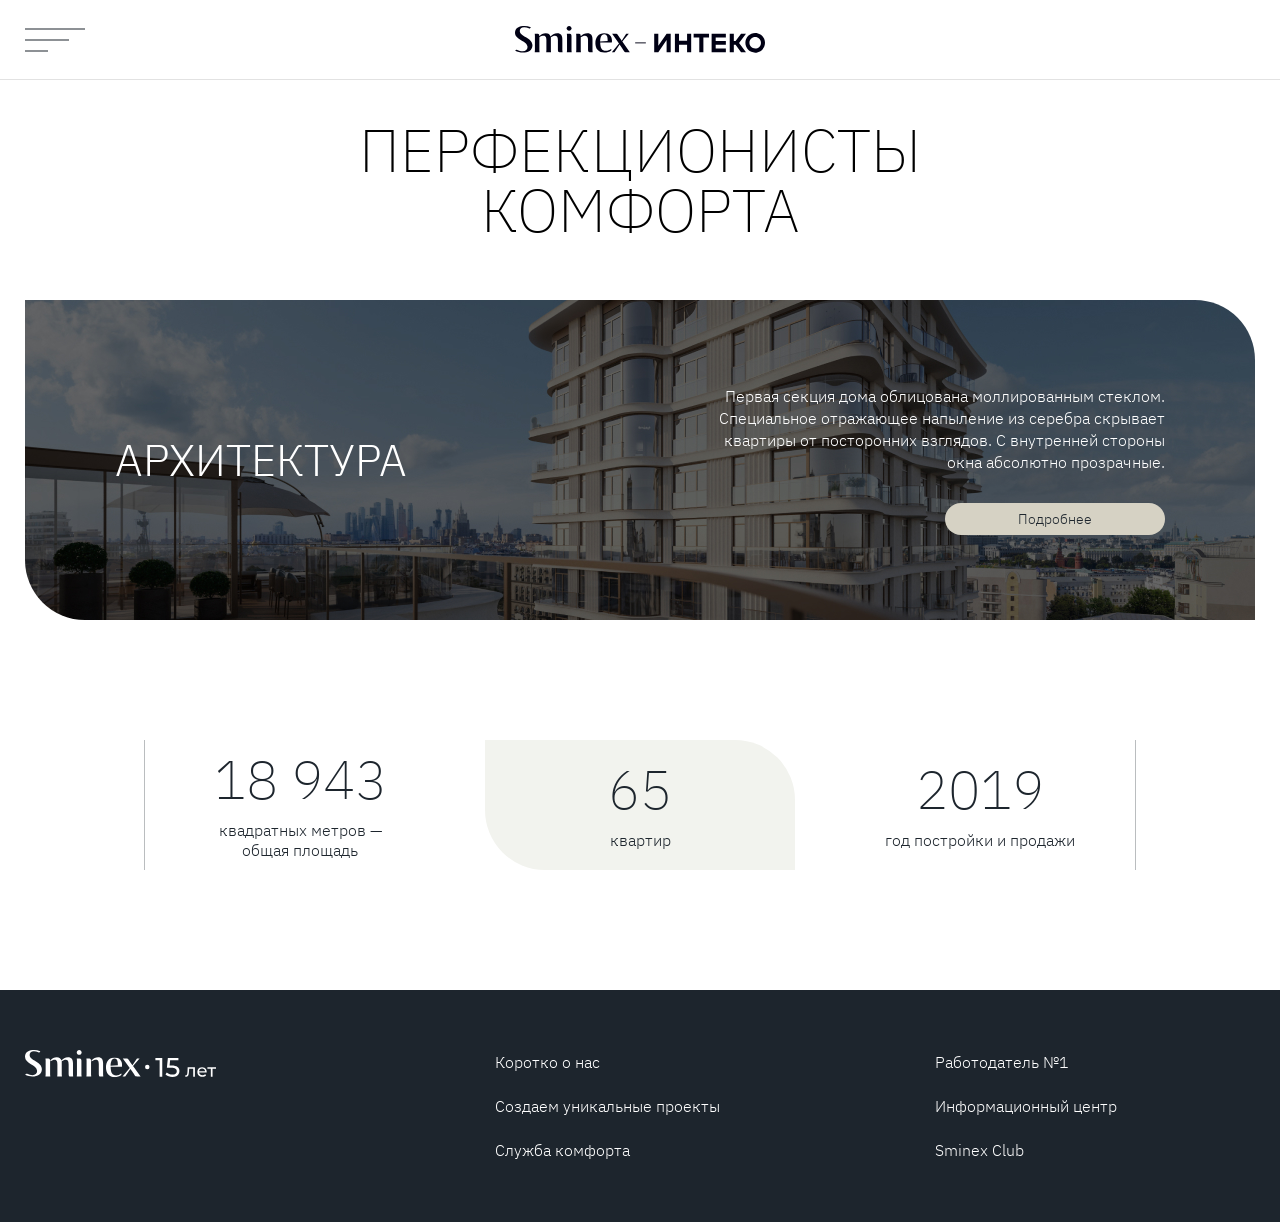
<file: block-04-01-exam/index.html>
<!DOCTYPE html>
<html lang="ru">

<head>
  <meta charset="UTF-8">
  <meta name="viewport" content="width=device-width, initial-scale=1.0">
  <meta http-equiv="X-UA-Compatible" content="ie=edge">
  <link rel="stylesheet" href="css/style.css">
  <title>Баннер и блок преимуществ - Sminex - ИНТЕКО</title>
</head>

<body>
<header class="header">
  <div class="container">
    <div class="header__content">
      <button class="header__menu">
        <span class="header__menu-line"></span>
      </button>
      <a class="header__logo-link" href="index.html">
        <img class="header__logo" src="images/icon-header-logo.svg" height="27" width="250"
             alt="Логотип компании Sminex - ИНТЕКО">
      </a>
    </div>
  </div>
</header>
<main>
  <div class="page-content">
    <div class="container">
      <h1 class="page-content__title">Перфекционисты комфорта</h1>

      <!-- Баннер -->
      <div class="info-banner">
        <h2 class="info-banner__title">Архитектура</h2>
        <div class="info-banner__inner">
          <p class="info-banner__text">Первая секция дома облицована моллированным стеклом. Специальное отражающее напыление из&nbsp;серебра скрывает квартиры от&nbsp;посторонних взглядов. С&nbsp;внутренней стороны окна абсолютно прозрачные.</p>
          <a class="info-banner__link" href="#">Подробнее</a>
        </div>
      </div>

      <!-- Преимущества -->
      <ul class="advantages">
        <li class="advantages__item">
          <span class="advantages__number">18 943</span>
          <span class="advantages__text">квадратных метров — общая площадь</span>
        </li>
        <li class="advantages__item advantages__item--accent">
          <span class="advantages__number">65</span>
          <span class="advantages__text">квартир</span>
        </li>
        <li class="advantages__item">
          <span class="advantages__number">2019</span>
          <span class="advantages__text">год постройки и продажи</span>
        </li>
      </ul>
    </div>
  </div>
</main>
<footer class="footer">
  <div class="container">
    <div class="footer__content">
      <a class="footer__logo-link" href="index.html">
        <img class="footer__logo" src="images/icon-footer-logo.svg" height="28" width="191"
             alt="Логотип компании Sminex">
      </a>
      <div class="footer__nav">
        <ul class="footer__nav-list">
          <li class="footer__nav-item">
            <a class="footer__nav-link" href="#">Коротко о нас</a>
          </li>
          <li class="footer__nav-item">
            <a class="footer__nav-link" href="#">Создаем уникальные проекты</a>
          </li>
          <li class="footer__nav-item">
            <a class="footer__nav-link" href="#">Служба комфорта</a>
          </li>
        </ul>
        <ul class="footer__nav-list">
          <li class="footer__nav-item">
            <a class="footer__nav-link" href="#">Работодатель №1</a>
          </li>
          <li class="footer__nav-item">
            <a class="footer__nav-link" href="#">Информационный центр</a>
          </li>
          <li class="footer__nav-item">
            <a class="footer__nav-link" href="#">Sminex Club</a>
          </li>
        </ul>
      </div>
    </div>
  </div>
</footer>
</body>

</html>
</file>
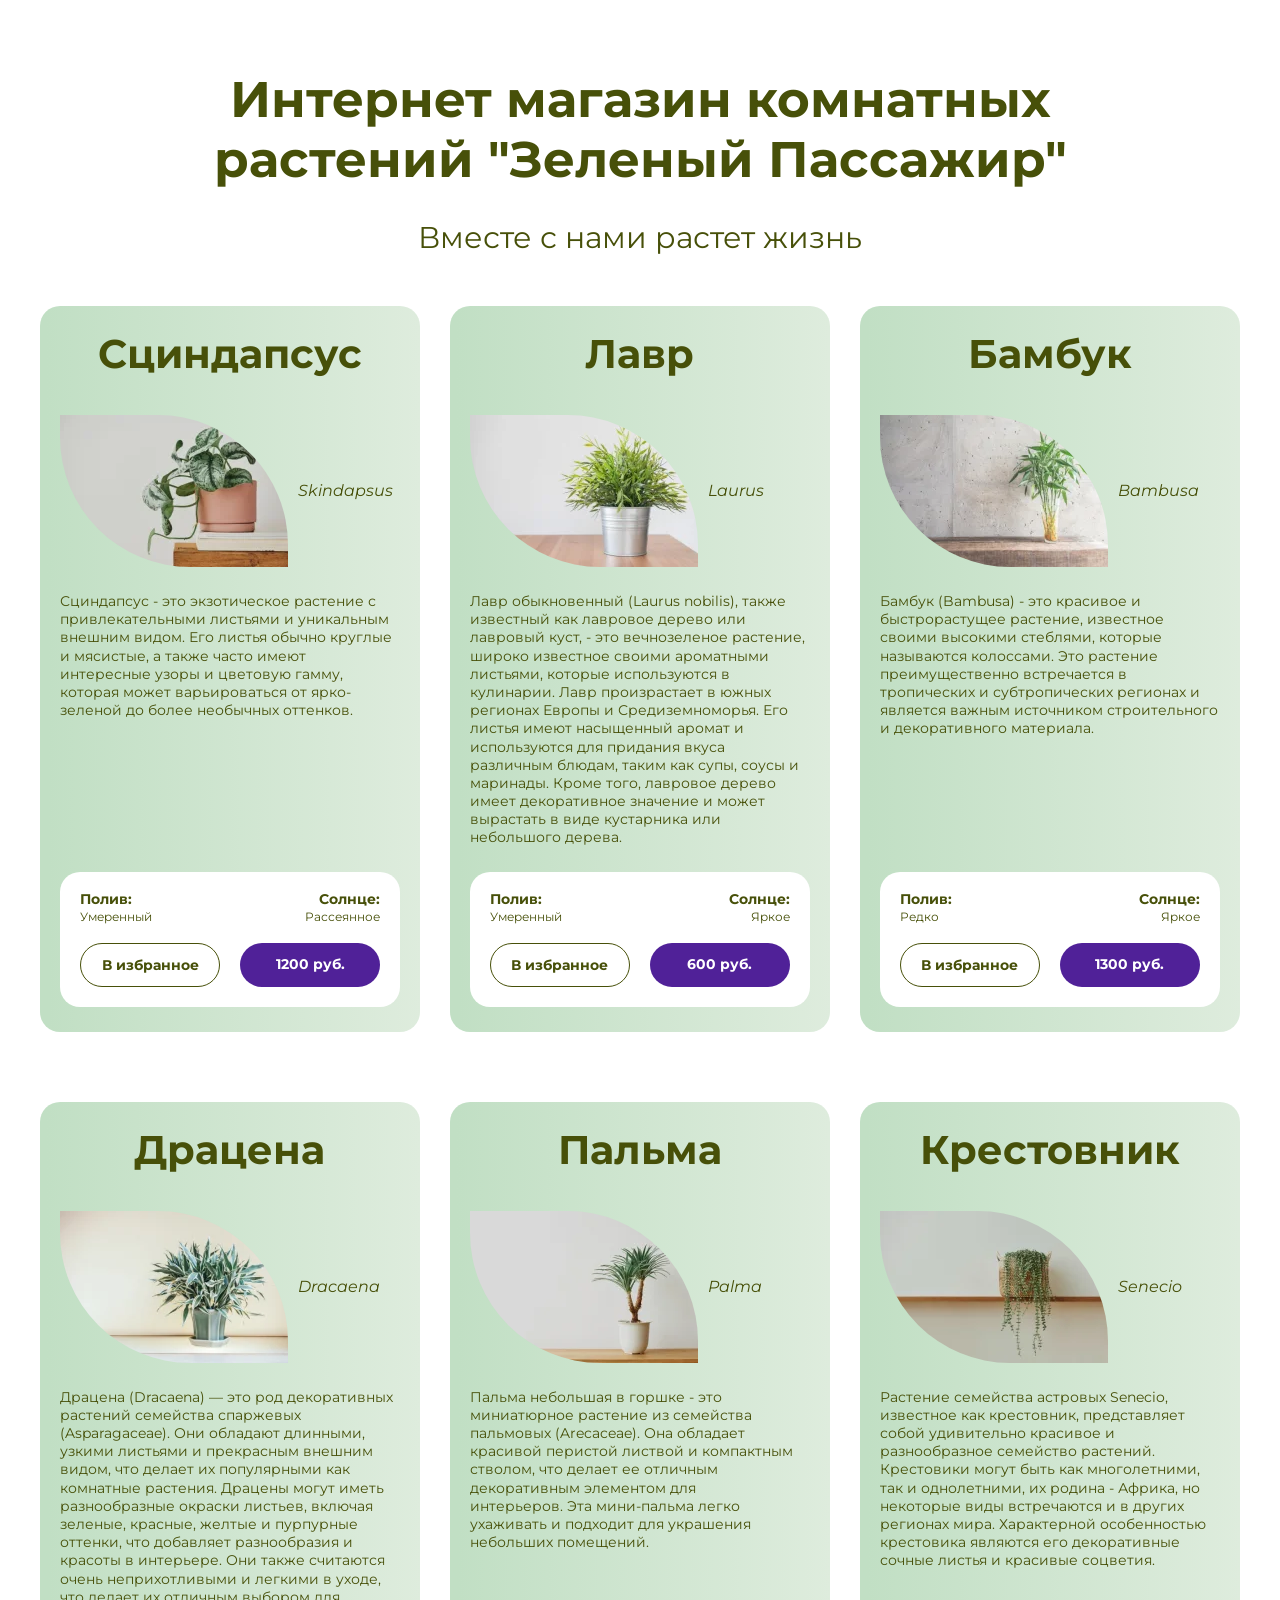
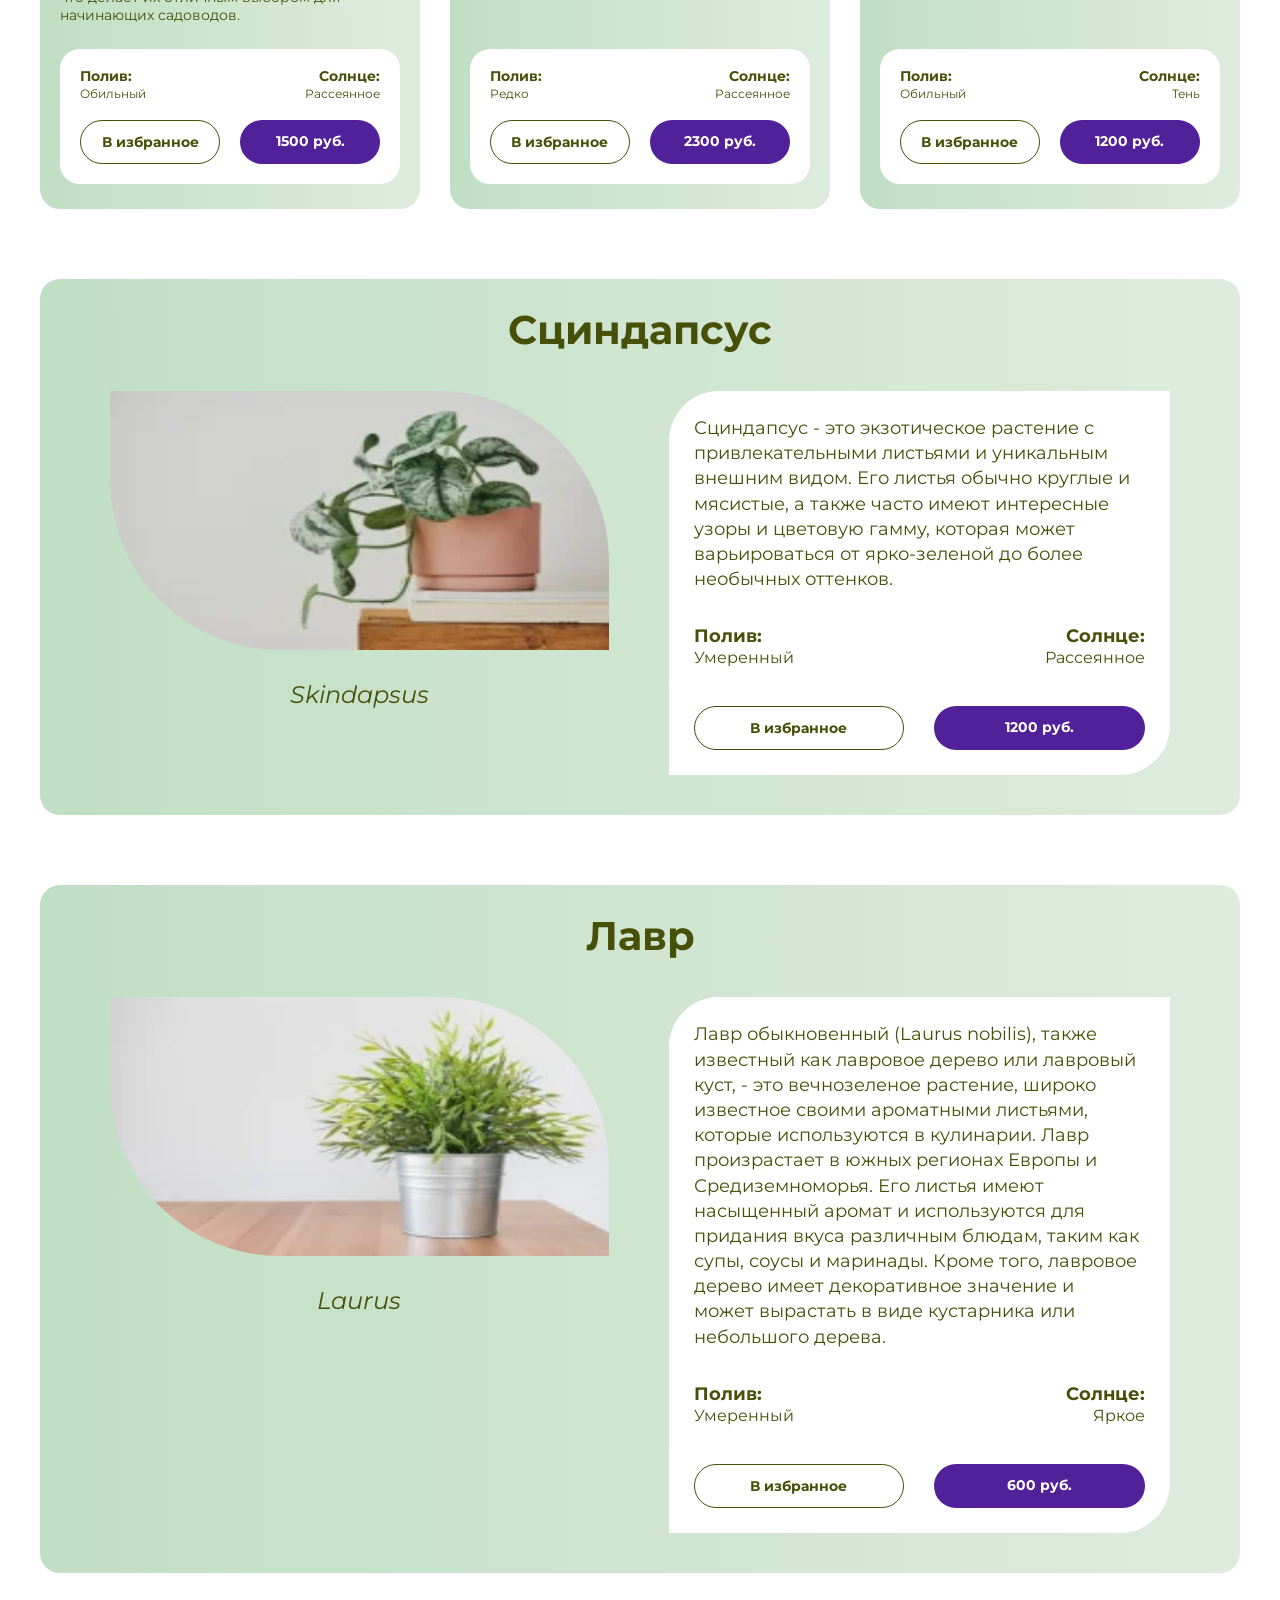
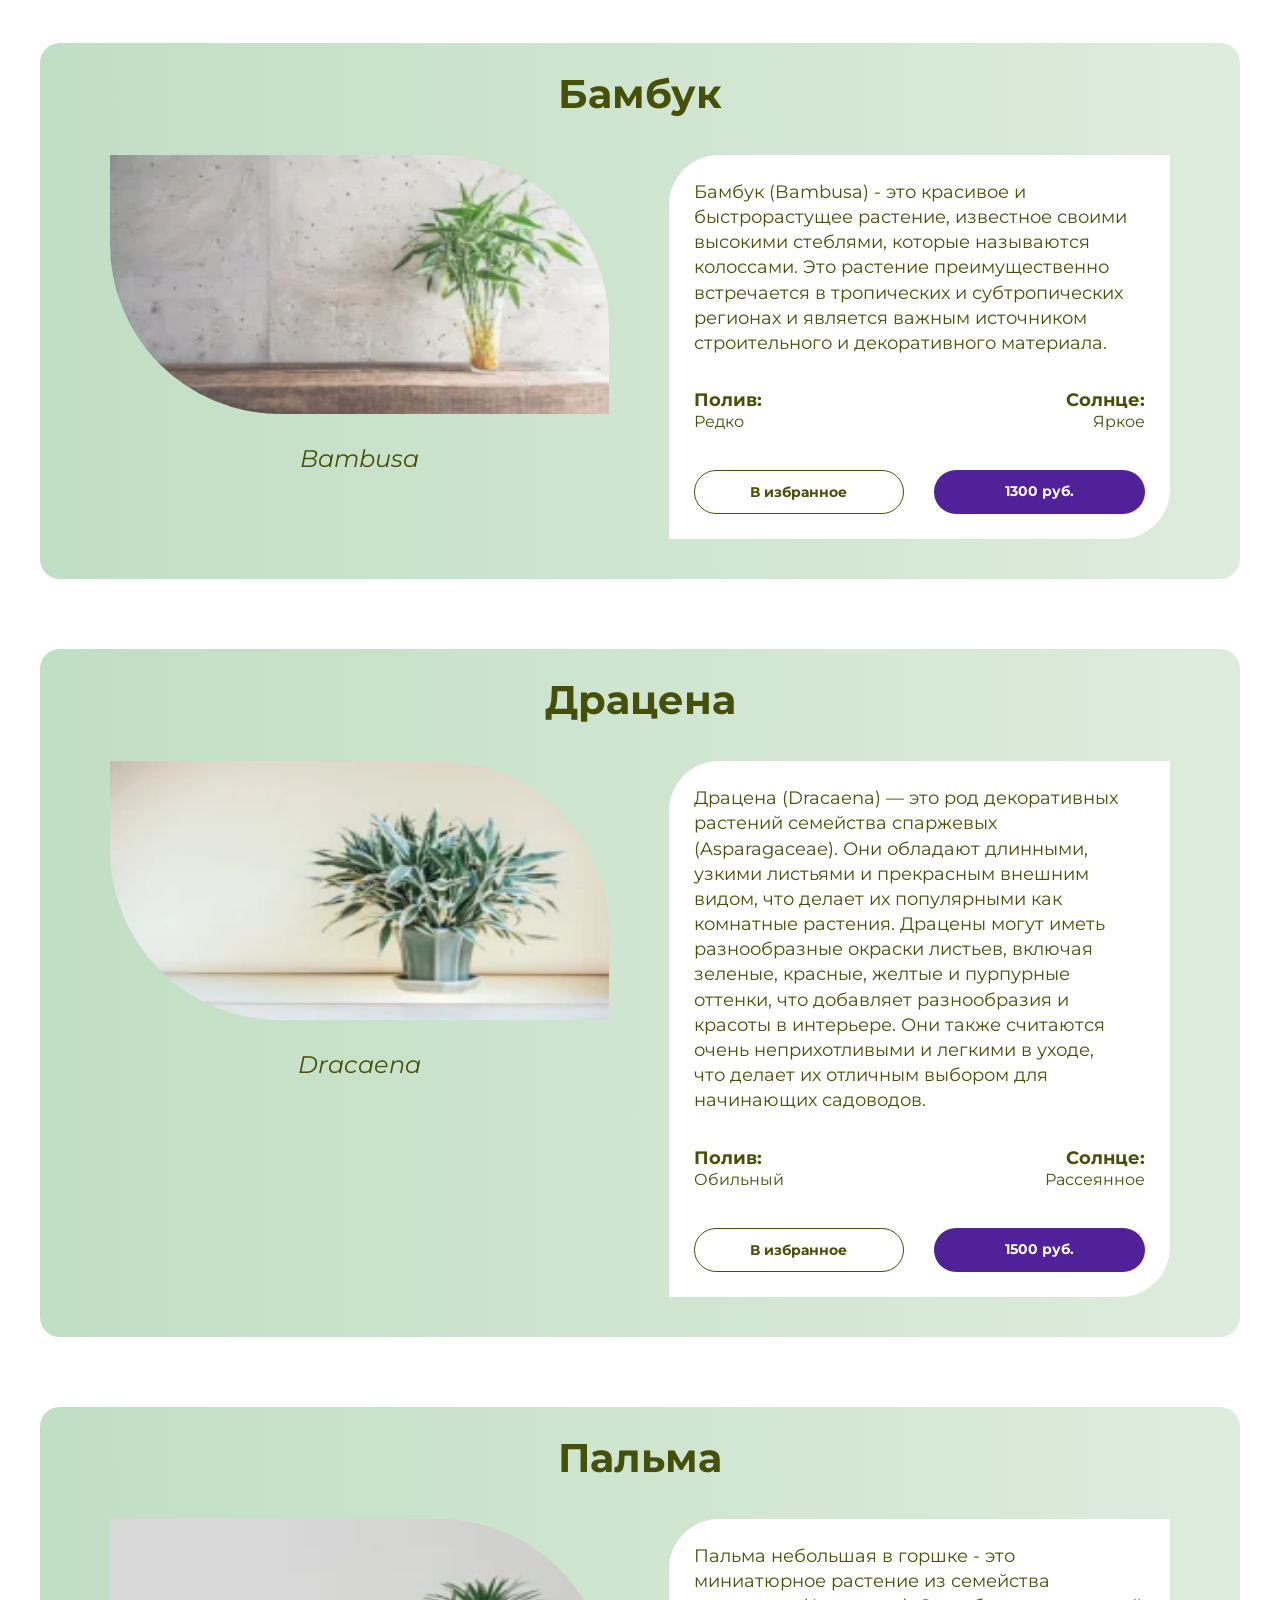
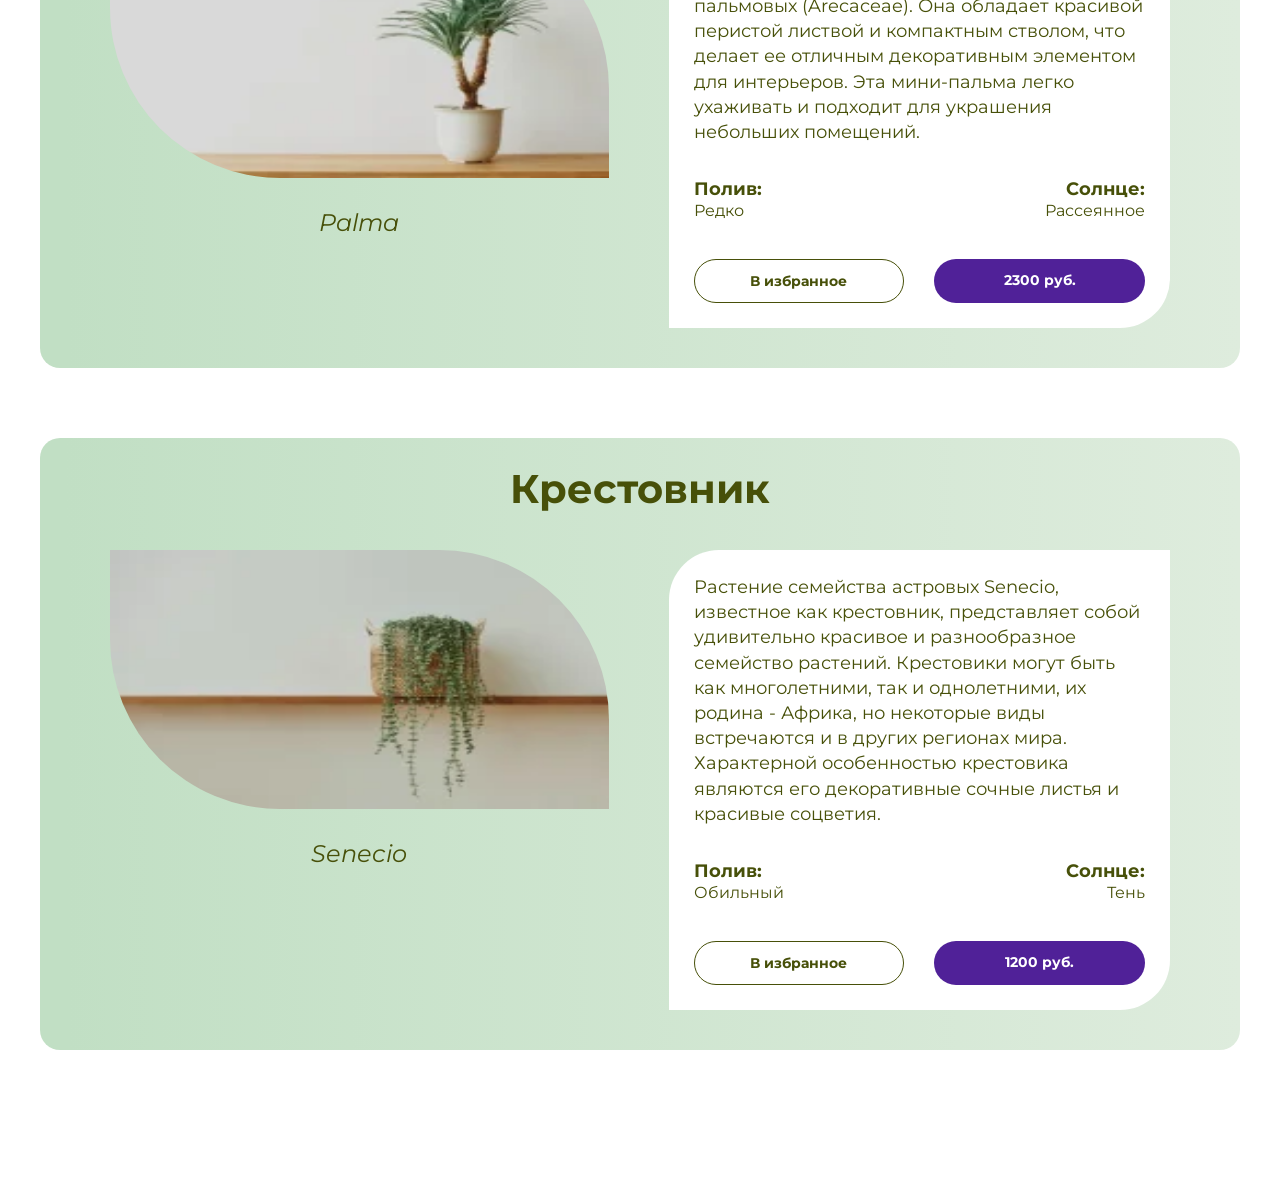
<file: block-04-01-flexible-component-layout/index.html>
<!DOCTYPE html>
<html lang="ru">

<head>
  <meta charset="UTF-8">
  <meta name="viewport" content="width=device-width, initial-scale=1.0">
  <title>Верстка гибких компонентов</title>
  <link rel="stylesheet" href="css/style.css">
</head>

<body>
  <div class="page-content">
    <h1 class="page-content__title">Интернет магазин комнатных растений "Зеленый Пассажир"</h1>
    <p class="page-content__text">Вместе с нами растет жизнь</p>
    <ul class="products">
      <li class="products__item">
        <div class="product-card">
          <h2 class="product-card__title">Сциндапсус</h2>
          <div class="product-card__wrapper">
            <div class="product-card__heading">
              <img class="product-card__img" src="img/skindapsus.webp" width="228" height="152"
                alt="Растение Скиндапсус">
              <span class="product-card__name">Skindapsus</span>
            </div>
            <div class="product-card__info-wrapper">
              <p class="product-card__descr">Сциндапсус - это экзотическое растение с привлекательными листьями и
                уникальным
                внешним видом. Его листья обычно круглые и мясистые, а также часто имеют интересные узоры и цветовую
                гамму,
                которая может варьироваться от ярко-зеленой до более необычных оттенков.</p>
              <div class="product-card__info">
                <div class="product-card__care">
                  <div class="product-card__care-group">
                    <span class="product-card__care-condition">Полив:</span>
                    <span class="product-card__care-value">Умеренный</span>
                  </div>
                  <div class="product-card__care-group product-card__care-group--right">
                    <span class="product-card__care-condition">Солнце:</span>
                    <span class="product-card__care-value">Рассеянное</span>
                  </div>
                </div>
                <div class="product-card__links">
                  <a class="product-card__link product-card__link--color" href="#">В избранное</a>
                  <a class="product-card__link" href="#">1200 руб.</a>
                </div>
              </div>
            </div>
          </div>
        </div>
      </li>
      <li class="products__item">
        <div class="product-card">
          <h2 class="product-card__title">Лавр</h2>
          <div class="product-card__wrapper">
            <div class="product-card__heading">
              <img class="product-card__img" src="img/lavr.webp" width="228" height="152" alt="Растение Скиндапсус">
              <span class="product-card__name">Laurus</span>
            </div>
            <div class="product-card__info-wrapper">
              <p class="product-card__descr">Лавр обыкновенный (Laurus nobilis), также известный как лавровое дерево или
                лавровый куст, - это вечнозеленое растение, широко известное своими ароматными листьями, которые
                используются в кулинарии. Лавр произрастает в южных регионах Европы и Средиземноморья. Его листья имеют
                насыщенный аромат и используются для придания вкуса различным блюдам, таким как супы, соусы и маринады.
                Кроме того, лавровое дерево имеет декоративное значение и может вырастать в виде кустарника или
                небольшого
                дерева.</p>
              <div class="product-card__info">
                <div class="product-card__care">
                  <div class="product-card__care-group">
                    <span class="product-card__care-condition">Полив:</span>
                    <span class="product-card__care-value">Умеренный</span>
                  </div>
                  <div class="product-card__care-group product-card__care-group--right">
                    <span class="product-card__care-condition">Солнце:</span>
                    <span class="product-card__care-value">Яркое</span>
                  </div>
                </div>
                <div class="product-card__links">
                  <a class="product-card__link product-card__link--color" href="#">В избранное</a>
                  <a class="product-card__link" href="#">600 руб.</a>
                </div>
              </div>
            </div>
          </div>
        </div>
      </li>
      <li class="products__item">
        <div class="product-card">
          <h2 class="product-card__title">Бамбук</h2>
          <div class="product-card__wrapper">
            <div class="product-card__heading">
              <img class="product-card__img" src="img/bambuk.webp" width="228" height="152" alt="Растение Скиндапсус">
              <span class="product-card__name">Bambusa</span>
            </div>
            <div class="product-card__info-wrapper">
              <p class="product-card__descr">Бамбук (Bambusa) - это красивое и быстрорастущее растение, известное своими
                высокими стеблями, которые называются колоссами. Это растение преимущественно встречается в тропических
                и
                субтропических регионах и является важным источником строительного и декоративного материала.</p>
              <div class="product-card__info">
                <div class="product-card__care">
                  <div class="product-card__care-group">
                    <span class="product-card__care-condition">Полив:</span>
                    <span class="product-card__care-value">Редко</span>
                  </div>
                  <div class="product-card__care-group product-card__care-group--right">
                    <span class="product-card__care-condition">Солнце:</span>
                    <span class="product-card__care-value">Яркое</span>
                  </div>
                </div>
                <div class="product-card__links">
                  <a class="product-card__link product-card__link--color" href="#">В избранное</a>
                  <a class="product-card__link" href="#">1300 руб.</a>
                </div>
              </div>
            </div>
          </div>
        </div>
      </li>
      <li class="products__item">
        <div class="product-card">
          <h2 class="product-card__title">Драцена</h2>
          <div class="product-card__heading">
            <img class="product-card__img" src="img/dracaena.webp" width="228" height="152" alt="Растение Скиндапсус">
            <span class="product-card__name">Dracaena</span>
          </div>
          <p class="product-card__descr">Драцена (Dracaena) — это род декоративных растений семейства спаржевых
            (Asparagaceae). Они обладают длинными, узкими листьями и прекрасным внешним видом, что делает их популярными
            как комнатные растения. Драцены могут иметь разнообразные окраски листьев, включая зеленые, красные, желтые
            и пурпурные оттенки, что добавляет разнообразия и красоты в интерьере. Они также считаются очень
            неприхотливыми и легкими в уходе, что делает их отличным выбором для начинающих садоводов.</p>
          <div class="product-card__info">
            <div class="product-card__care">
              <div class="product-card__care-group">
                <span class="product-card__care-condition">Полив:</span>
                <span class="product-card__care-value">Обильный</span>
              </div>
              <div class="product-card__care-group product-card__care-group--right">
                <span class="product-card__care-condition">Солнце:</span>
                <span class="product-card__care-value">Рассеянное</span>
              </div>
            </div>
            <div class="product-card__links">
              <a class="product-card__link product-card__link--color" href="#">В избранное</a>
              <a class="product-card__link" href="#">1500 руб.</a>
            </div>
          </div>
        </div>
      </li>
      <li class="products__item">
        <div class="product-card">
          <h2 class="product-card__title">Пальма</h2>
          <div class="product-card__heading">
            <img class="product-card__img" src="img/palma.webp" width="228" height="152" alt="Растение Скиндапсус">
            <span class="product-card__name">Palma</span>
          </div>
          <p class="product-card__descr">Пальма небольшая в горшке - это миниатюрное растение из семейства пальмовых
            (Arecaceae). Она обладает красивой перистой листвой и компактным стволом, что делает ее отличным
            декоративным элементом для интерьеров. Эта мини-пальма легко ухаживать и подходит для украшения небольших
            помещений.</p>
          <div class="product-card__info">
            <div class="product-card__care">
              <div class="product-card__care-group">
                <span class="product-card__care-condition">Полив:</span>
                <span class="product-card__care-value">Редко</span>
              </div>
              <div class="product-card__care-group product-card__care-group--right">
                <span class="product-card__care-condition">Солнце:</span>
                <span class="product-card__care-value">Рассеянное</span>
              </div>
            </div>
            <div class="product-card__links">
              <a class="product-card__link product-card__link--color" href="#">В избранное</a>
              <a class="product-card__link" href="#">2300 руб.</a>
            </div>
          </div>
        </div>
      </li>
      <li class="products__item">
        <div class="product-card">
          <h2 class="product-card__title">Крестовник</h2>
          <div class="product-card__heading">
            <img class="product-card__img" src="img/spathiph.webp" width="228" height="152" alt="Растение Скиндапсус">
            <span class="product-card__name">Senecio</span>
          </div>
          <p class="product-card__descr">Растение семейства астровых Senecio, известное как крестовник, представляет
            собой удивительно красивое и разнообразное семейство растений. Крестовики могут быть как многолетними, так и
            однолетними, их родина - Африка, но некоторые виды встречаются и в других регионах мира. Характерной
            особенностью крестовика являются его декоративные сочные листья и красивые соцветия.</p>
          <div class="product-card__info">
            <div class="product-card__care">
              <div class="product-card__care-group">
                <span class="product-card__care-condition">Полив:</span>
                <span class="product-card__care-value">Обильный</span>
              </div>
              <div class="product-card__care-group product-card__care-group--right">
                <span class="product-card__care-condition">Солнце:</span>
                <span class="product-card__care-value">Тень</span>
              </div>
            </div>
            <div class="product-card__links">
              <a class="product-card__link product-card__link--color" href="#">В избранное</a>
              <a class="product-card__link" href="#">1200 руб.</a>
            </div>
          </div>
        </div>
      </li>
    </ul>
    <ul class="products products--flat">
      <li class="products__item">
        <div class="product-card product-card--flat">
          <h2 class="product-card__title">Сциндапсус</h2>
          <div class="product-card__wrapper">
            <div class="product-card__heading">
              <img class="product-card__img" src="img/skindapsus.webp" width="228" height="152"
                alt="Растение Скиндапсус">
              <span class="product-card__name">Skindapsus</span>
            </div>
            <div class="product-card__info-wrapper">
              <p class="product-card__descr">Сциндапсус - это экзотическое растение с привлекательными листьями и
                уникальным
                внешним видом. Его листья обычно круглые и мясистые, а также часто имеют интересные узоры и цветовую
                гамму,
                которая может варьироваться от ярко-зеленой до более необычных оттенков.</p>
              <div class="product-card__info">
                <div class="product-card__care">
                  <div class="product-card__care-group">
                    <span class="product-card__care-condition">Полив:</span>
                    <span class="product-card__care-value">Умеренный</span>
                  </div>
                  <div class="product-card__care-group product-card__care-group--right">
                    <span class="product-card__care-condition">Солнце:</span>
                    <span class="product-card__care-value">Рассеянное</span>
                  </div>
                </div>
                <div class="product-card__links">
                  <a class="product-card__link product-card__link--color" href="#">В избранное</a>
                  <a class="product-card__link" href="#">1200 руб.</a>
                </div>
              </div>
            </div>
          </div>
        </div>
      </li>
      <li class="products__item">
        <div class="product-card product-card--flat">
          <h2 class="product-card__title">Лавр</h2>
          <div class="product-card__wrapper">
            <div class="product-card__heading">
              <img class="product-card__img" src="img/lavr.webp" width="228" height="152" alt="Растение Скиндапсус">
              <span class="product-card__name">Laurus</span>
            </div>
            <div class="product-card__info-wrapper">
              <p class="product-card__descr">Лавр обыкновенный (Laurus nobilis), также известный как лавровое дерево или
                лавровый куст, - это вечнозеленое растение, широко известное своими ароматными листьями, которые
                используются в кулинарии. Лавр произрастает в южных регионах Европы и Средиземноморья. Его листья имеют
                насыщенный аромат и используются для придания вкуса различным блюдам, таким как супы, соусы и маринады.
                Кроме того, лавровое дерево имеет декоративное значение и может вырастать в виде кустарника или
                небольшого
                дерева.</p>
              <div class="product-card__info">
                <div class="product-card__care">
                  <div class="product-card__care-group">
                    <span class="product-card__care-condition">Полив:</span>
                    <span class="product-card__care-value">Умеренный</span>
                  </div>
                  <div class="product-card__care-group product-card__care-group--right">
                    <span class="product-card__care-condition">Солнце:</span>
                    <span class="product-card__care-value">Яркое</span>
                  </div>
                </div>
                <div class="product-card__links">
                  <a class="product-card__link product-card__link--color" href="#">В избранное</a>
                  <a class="product-card__link" href="#">600 руб.</a>
                </div>
              </div>
            </div>
          </div>
        </div>
      </li>
      <li class="products__item">
        <div class="product-card product-card--flat">
          <h2 class="product-card__title">Бамбук</h2>
          <div class="product-card__wrapper">
            <div class="product-card__heading">
              <img class="product-card__img" src="img/bambuk.webp" width="228" height="152" alt="Растение Скиндапсус">
              <span class="product-card__name">Bambusa</span>
            </div>
            <div class="product-card__info-wrapper">
              <p class="product-card__descr">Бамбук (Bambusa) - это красивое и быстрорастущее растение, известное своими
                высокими стеблями, которые называются колоссами. Это растение преимущественно встречается в тропических
                и
                субтропических регионах и является важным источником строительного и декоративного материала.</p>
              <div class="product-card__info">
                <div class="product-card__care">
                  <div class="product-card__care-group">
                    <span class="product-card__care-condition">Полив:</span>
                    <span class="product-card__care-value">Редко</span>
                  </div>
                  <div class="product-card__care-group product-card__care-group--right">
                    <span class="product-card__care-condition">Солнце:</span>
                    <span class="product-card__care-value">Яркое</span>
                  </div>
                </div>
                <div class="product-card__links">
                  <a class="product-card__link product-card__link--color" href="#">В избранное</a>
                  <a class="product-card__link" href="#">1300 руб.</a>
                </div>
              </div>
            </div>
          </div>
        </div>
      </li>
      <li class="products__item">
        <div class="product-card product-card--flat">
          <h2 class="product-card__title">Драцена</h2>
          <div class="product-card__wrapper">
            <div class="product-card__heading">
              <img class="product-card__img" src="img/dracaena.webp" width="228" height="152" alt="Растение Скиндапсус">
              <span class="product-card__name">Dracaena</span>
            </div>
            <div class="product-card__info-wrapper">
              <p class="product-card__descr">Драцена (Dracaena) — это род декоративных растений семейства спаржевых
                (Asparagaceae). Они обладают длинными, узкими листьями и прекрасным внешним видом, что делает их
                популярными
                как комнатные растения. Драцены могут иметь разнообразные окраски листьев, включая зеленые, красные,
                желтые
                и пурпурные оттенки, что добавляет разнообразия и красоты в интерьере. Они также считаются очень
                неприхотливыми и легкими в уходе, что делает их отличным выбором для начинающих садоводов.</p>
              <div class="product-card__info">
                <div class="product-card__care">
                  <div class="product-card__care-group">
                    <span class="product-card__care-condition">Полив:</span>
                    <span class="product-card__care-value">Обильный</span>
                  </div>
                  <div class="product-card__care-group product-card__care-group--right">
                    <span class="product-card__care-condition">Солнце:</span>
                    <span class="product-card__care-value">Рассеянное</span>
                  </div>
                </div>
                <div class="product-card__links">
                  <a class="product-card__link product-card__link--color" href="#">В избранное</a>
                  <a class="product-card__link" href="#">1500 руб.</a>
                </div>
              </div>
            </div>
          </div>
        </div>
      </li>
      <li class="products__item">
        <div class="product-card product-card--flat">
          <h2 class="product-card__title">Пальма</h2>
          <div class="product-card__wrapper">
            <div class="product-card__heading">
              <img class="product-card__img" src="img/palma.webp" width="228" height="152" alt="Растение Скиндапсус">
              <span class="product-card__name">Palma</span>
            </div>
            <div class="product-card__info-wrapper">
              <p class="product-card__descr">Пальма небольшая в горшке - это миниатюрное растение из семейства пальмовых
                (Arecaceae). Она обладает красивой перистой листвой и компактным стволом, что делает ее отличным
                декоративным элементом для интерьеров. Эта мини-пальма легко ухаживать и подходит для украшения
                небольших
                помещений.</p>
              <div class="product-card__info">
                <div class="product-card__care">
                  <div class="product-card__care-group">
                    <span class="product-card__care-condition">Полив:</span>
                    <span class="product-card__care-value">Редко</span>
                  </div>
                  <div class="product-card__care-group product-card__care-group--right">
                    <span class="product-card__care-condition">Солнце:</span>
                    <span class="product-card__care-value">Рассеянное</span>
                  </div>
                </div>
                <div class="product-card__links">
                  <a class="product-card__link product-card__link--color" href="#">В избранное</a>
                  <a class="product-card__link" href="#">2300 руб.</a>
                </div>
              </div>
            </div>
          </div>
        </div>
      </li>
      <li class="products__item">
        <div class="product-card product-card--flat">
          <h2 class="product-card__title">Крестовник</h2>
          <div class="product-card__wrapper">
            <div class="product-card__heading">
              <img class="product-card__img" src="img/spathiph.webp" width="228" height="152" alt="Растение Скиндапсус">
              <span class="product-card__name">Senecio</span>
            </div>
            <div class="product-card__info-wrapper">
              <p class="product-card__descr">Растение семейства астровых Senecio, известное как крестовник, представляет
                собой удивительно красивое и разнообразное семейство растений. Крестовики могут быть как многолетними,
                так и
                однолетними, их родина - Африка, но некоторые виды встречаются и в других регионах мира. Характерной
                особенностью крестовика являются его декоративные сочные листья и красивые соцветия.</p>
              <div class="product-card__info">
                <div class="product-card__care">
                  <div class="product-card__care-group">
                    <span class="product-card__care-condition">Полив:</span>
                    <span class="product-card__care-value">Обильный</span>
                  </div>
                  <div class="product-card__care-group product-card__care-group--right">
                    <span class="product-card__care-condition">Солнце:</span>
                    <span class="product-card__care-value">Тень</span>
                  </div>
                </div>
                <div class="product-card__links">
                  <a class="product-card__link product-card__link--color" href="#">В избранное</a>
                  <a class="product-card__link" href="#">1200 руб.</a>
                </div>
              </div>
            </div>
          </div>
        </div>
      </li>
    </ul>
  </div>
</body>

</html>
</file>
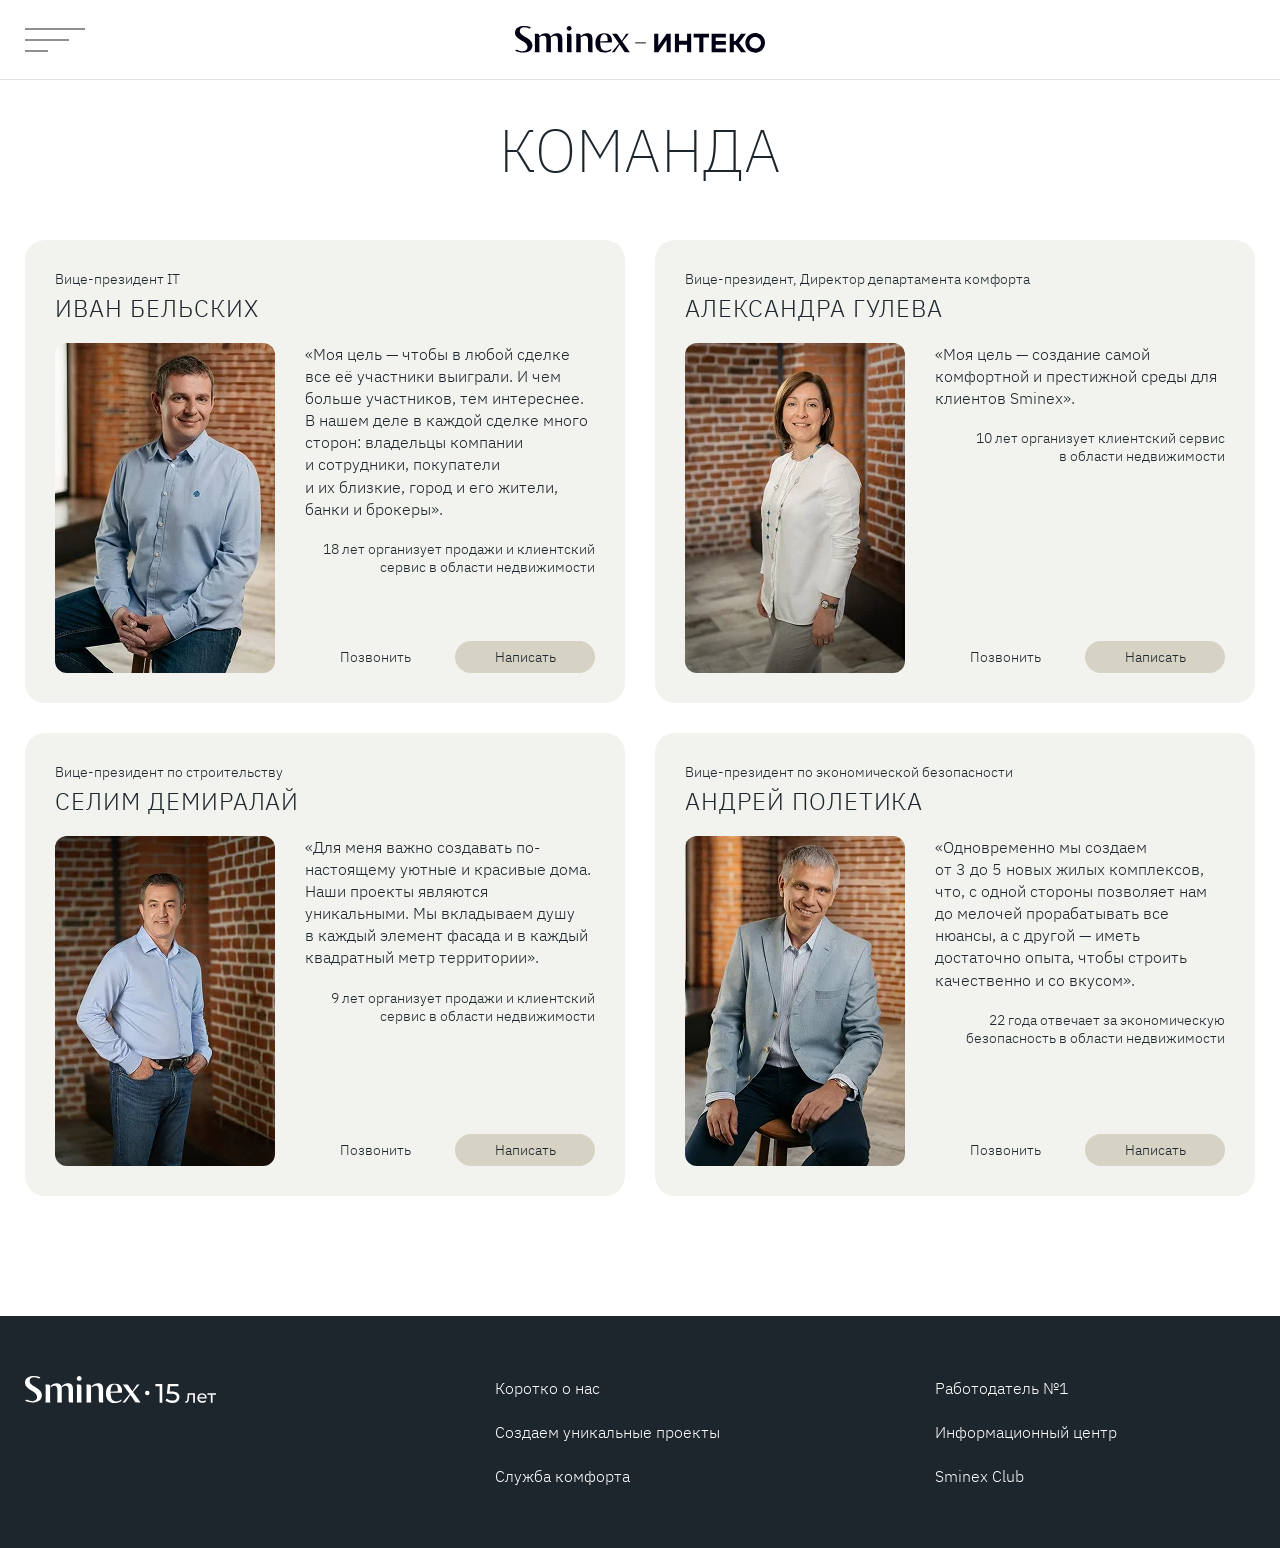
<file: block-04-02-exam/index.html>
<!DOCTYPE html>
<html lang="ru">

<head>
  <meta charset="UTF-8">
  <meta name="viewport" content="width=device-width, initial-scale=1.0">
  <meta http-equiv="X-UA-Compatible" content="ie=edge">
  <link rel="stylesheet" href="css/style.css">
  <title>Команда - Sminex - ИНТЕКО</title>
</head>

<body>
  <header class="header">
    <div class="container">
      <div class="header__content">
        <button class="header__menu">
          <span class="header__menu-line"></span>
        </button>
        <a class="header__logo-link" href="team.html">
          <img class="header__logo" src="images/icon-header-logo.svg" height="27" width="250"
            alt="Логотип компании Sminex - ИНТЕКО">
        </a>
      </div>
    </div>
  </header>
  <main>
    <div class="page-content">
      <div class="container">
        <h1 class="page-content__title">Команда</h1>

        <!-- Карточки -->
        <ul class="work-team">
          <li class="work-team__item">
            <article class="person-card">
              <p class="person-card__post">Вице-президент IT</p>
              <h2 class="person-card__name">Иван Бельских</h2>
              <div class="person-card__wrapper">
                <img class="person-card__img" src="images/Ivan.webp" width="220" height="330" alt="Иван Бельских">
                <div class="person-card__content">
                  <blockquote class="person-card__quote">
                    <p class="person-card__descr">&laquo;Моя цель&nbsp;&mdash; чтобы в&nbsp;любой сделке все
                      её&nbsp;участники выиграли.
                      И&nbsp;чем больше
                      участников, тем интереснее. В&nbsp;нашем деле в&nbsp;каждой сделке много сторон: владельцы
                      компании
                      и&nbsp;сотрудники,
                      покупатели и&nbsp;их&nbsp;близкие, город и&nbsp;его жители, банки и&nbsp;брокеры&raquo;.</p>
                  </blockquote>
                  <p class="person-card__services">18 лет организует продажи и клиентский сервис в области
                    недвижимости</p>
                  <div class="person-card__links">
                    <a class="person-card__contact" href="#">Позвонить</a>
                    <a class="person-card__contact person-card__contact--bg" href="#">Написать</a>
                  </div>
                </div>
              </div>
            </article>
          </li>
          <li class="work-team__item">
            <article class="person-card person-card--center">
              <p class="person-card__post">Вице-президент, Директор департамента комфорта</p>
              <h2 class="person-card__name">Александра Гулева</h2>
              <div class="person-card__wrapper">
                <img class="person-card__img" src="images/Alexandra.webp" width="220" height="330"
                  alt="Александра Гулева">
                <div class="person-card__content">
                  <blockquote class="person-card__quote">
                    <p class="person-card__descr">&laquo;Моя цель&nbsp;&mdash; создание самой комфортной
                      и&nbsp;престижной среды для клиентов
                      Sminex&raquo;.</p>
                  </blockquote>
                  <p class="person-card__services">10 лет организует клиентский сервис в области недвижимости</p>
                  <div class="person-card__links">
                    <a class="person-card__contact" href="#">Позвонить</a>
                    <a class="person-card__contact person-card__contact--bg" href="#">Написать</a>
                  </div>
                </div>
              </div>
            </article>
          </li>
          <li class="work-team__item">
            <article class="person-card person-card--center">
              <p class="person-card__post">Вице-президент по строительству</p>
              <h2 class="person-card__name">Селим Демиралай</h2>
              <div class="person-card__wrapper">
                <img class="person-card__img" src="images/Selim.webp" width="220" height="330" alt="Селим Демиралай">
                <div class="person-card__content">
                  <blockquote class="person-card__quote">
                    <p class="person-card__descr">&laquo;Для меня важно создавать по-настоящему уютные и&nbsp;красивые
                      дома. Наши
                      проекты являются уникальными. Мы&nbsp;вкладываем душу в&nbsp;каждый элемент фасада
                      и&nbsp;в&nbsp;каждый квадратный
                      метр территории&raquo;.</p>
                  </blockquote>
                  <p class="person-card__services">9 лет организует продажи и клиентский сервис в области недвижимости
                  </p>
                  <div class="person-card__links">
                    <a class="person-card__contact" href="#">Позвонить</a>
                    <a class="person-card__contact person-card__contact--bg" href="#">Написать</a>
                  </div>
                </div>
              </div>
            </article>
          </li>
          <li class="work-team__item">
            <article class="person-card">
              <p class="person-card__post">Вице-президент по экономической безопасности</p>
              <h2 class="person-card__name">Андрей Полетика</h2>
              <div class="person-card__wrapper">
                <img class="person-card__img" src="images/Andrei.webp" width="220" height="330" alt="Андрей Полетика">
                <div class="person-card__content">
                  <blockquote class="person-card__quote">
                    <p class="person-card__descr">&laquo;Одновременно мы&nbsp;создаем
                      от&nbsp;3&nbsp;до&nbsp;5&nbsp;новых жилых комплексов, что, с
                      одной стороны позволяет нам до&nbsp;мелочей прорабатывать все нюансы,
                      а&nbsp;с&nbsp;другой&nbsp;&mdash; иметь достаточно
                      опыта, чтобы строить качественно и&nbsp;со&nbsp;вкусом&raquo;.</p>
                  </blockquote>
                  <p class="person-card__services">22 года отвечает за экономическую безопасность в области недвижимости
                  </p>
                  <div class="person-card__links">
                    <a class="person-card__contact" href="#">Позвонить</a>
                    <a class="person-card__contact person-card__contact--bg" href="#">Написать</a>
                  </div>
                </div>
              </div>
            </article>
          </li>
        </ul>
      </div>
    </div>
  </main>
  <footer class="footer">
    <div class="container">
      <div class="footer__content">
        <a class="footer__logo-link" href="team.html">
          <img class="footer__logo" src="images/icon-footer-logo.svg" height="28" width="191"
            alt="Логотип компании Sminex">
        </a>
        <div class="footer__nav">
          <ul class="footer__nav-list">
            <li class="footer__nav-item">
              <a class="footer__nav-link" href="#">Коротко о нас</a>
            </li>
            <li class="footer__nav-item">
              <a class="footer__nav-link" href="#">Создаем уникальные проекты</a>
            </li>
            <li class="footer__nav-item">
              <a class="footer__nav-link" href="#">Служба комфорта</a>
            </li>
          </ul>
          <ul class="footer__nav-list">
            <li class="footer__nav-item">
              <a class="footer__nav-link" href="#">Работодатель №1</a>
            </li>
            <li class="footer__nav-item">
              <a class="footer__nav-link" href="#">Информационный центр</a>
            </li>
            <li class="footer__nav-item">
              <a class="footer__nav-link" href="#">Sminex Club</a>
            </li>
          </ul>
        </div>
      </div>
    </div>
  </footer>
</body>

</html>
</file>
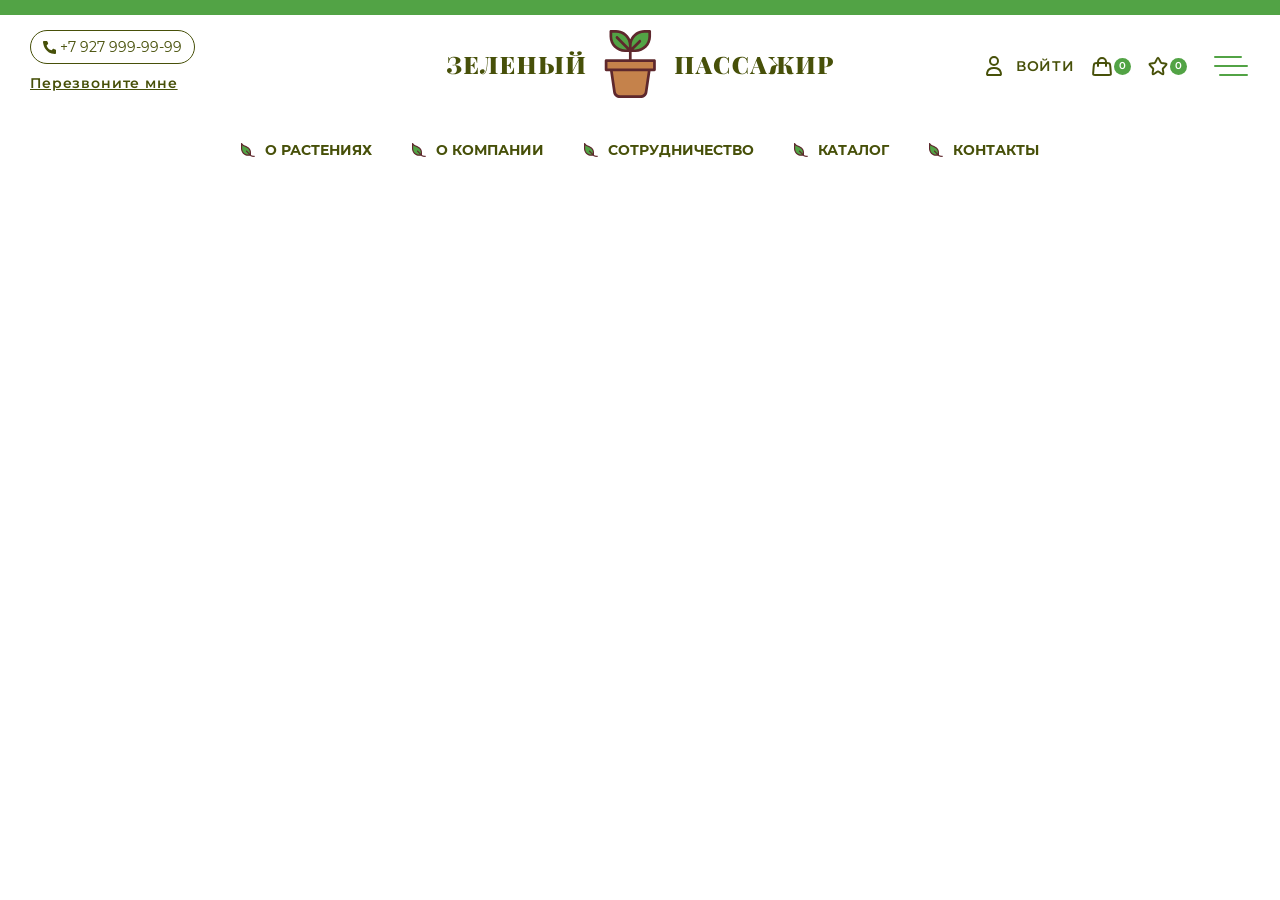
<file: block-05-01-practice layout(Green passenger)/index.html>
<!DOCTYPE html>
<html lang="ru">

<head>
  <meta charset="UTF-8">
  <meta name="viewport" content="width=device-width, initial-scale=1.0">
  <meta http-equiv="X-UA-Compatible" content="ie=edge">
  <link rel="stylesheet" href="css/style.css">
  <title>
    Главная страница интернет магазина комнатных растений "Зеленый Пассажир"
  </title>
</head>

<body>
  <header class="header">
    <div class="header__wrapper">
      <div class="header__top">
        <div class="header__contacts">
          <a class="header__phone" href="tel:+79279999999">
            <svg width="13" height="13" viewBox="0 0 13 13" fill="none" xmlns="http://www.w3.org/2000/svg">
              <path
                d="M8.67166 9.24002L9.79166 8.12002C9.94251 7.97104 10.1334 7.86906 10.3411 7.82646C10.5487 7.78385 10.7643 7.80246 10.9617 7.88002L12.3267 8.42502C12.5261 8.50596 12.697 8.64411 12.8181 8.82207C12.9391 9.00003 13.0047 9.20982 13.0067 9.42502V11.925C13.0055 12.0714 12.9747 12.216 12.9162 12.3502C12.8577 12.4844 12.7726 12.6054 12.6661 12.7058C12.5596 12.8062 12.4338 12.8841 12.2964 12.9346C12.1591 12.9852 12.0129 13.0074 11.8667 13C2.30166 12.405 0.371659 4.30502 0.00665873 1.20502C-0.0102848 1.05279 0.00519605 0.898694 0.0520828 0.752875C0.0989696 0.607056 0.1762 0.472817 0.278692 0.358988C0.381185 0.24516 0.506617 0.154323 0.646738 0.0924523C0.786858 0.0305818 0.93849 -0.00091958 1.09166 2.04345e-05H3.50666C3.72216 0.000658328 3.93255 0.0657541 4.11076 0.186935C4.28896 0.308116 4.42684 0.47984 4.50666 0.68002L5.05166 2.04502C5.13179 2.24155 5.15223 2.45734 5.11043 2.66543C5.06864 2.87351 4.96646 3.06467 4.81666 3.21502L3.69666 4.33502C3.69666 4.33502 4.34166 8.70002 8.67166 9.24002Z"
                fill="#475009" />
            </svg>
            <span class="header__phone-text">+7 927 999-99-99</span>
          </a>
          <button class="header__callback" type="button">Перезвоните мне</button>
        </div>
        <a class="header__logo" href="index.html" aria-label="Ссылка на главную страницу">
          <svg width="386" height="68" viewBox="0 0 386 68" fill="none" xmlns="http://www.w3.org/2000/svg">
            <path d="M207.473 30.6381H159.096V39.8187H207.473V30.6381Z" fill="#C5824B" />
            <path
              d="M202.324 39.8185H164.244L167.517 62.2577C167.883 64.7686 170.255 66.6456 173.062 66.6456H193.507C196.313 66.6456 198.686 64.7686 199.052 62.2577L202.324 39.8185Z"
              fill="#C5824B" />
            <path
              d="M183.284 20.7613H178.042C170.21 20.7613 163.862 14.4179 163.862 6.59302V1.35461H169.105C176.936 1.35461 183.284 7.69802 183.284 15.5229V20.7613Z"
              fill="#52A345" />
            <path
              d="M183.284 20.7613H188.527C196.358 20.7613 202.706 14.4179 202.706 6.59302V1.35461H197.464C189.633 1.35461 183.284 7.69802 183.284 15.5229V20.7613Z"
              fill="#52A345" />
            <path
              d="M207.473 29.2831H184.64V22.1158H188.527C197.093 22.1158 204.062 15.1523 204.062 6.59296V1.35456C204.062 0.606423 203.455 0 202.707 0H197.464C191.157 0 185.716 3.77547 183.285 9.18347C180.854 3.77547 175.412 0 169.105 0H163.863C163.114 0 162.507 0.606423 162.507 1.35456V6.59282C162.507 15.1522 169.476 22.1157 178.042 22.1157H181.929V29.283H159.097C158.348 29.283 157.741 29.8894 157.741 30.6375V39.8182C157.741 40.5663 158.348 41.1728 159.097 41.1728H163.072L166.176 62.4527C166.637 65.6151 169.597 67.9999 173.062 67.9999H193.507C196.972 67.9999 199.932 65.6151 200.394 62.4527L203.497 41.1728H207.473C208.222 41.1728 208.828 40.5663 208.828 39.8182V30.6375C208.828 29.8896 208.221 29.2831 207.473 29.2831ZM197.464 2.70911H201.351V6.59282C201.351 13.6583 195.598 19.4065 188.527 19.4065H186.558L193.835 12.1344C194.365 11.6054 194.365 10.7477 193.835 10.2186C193.306 9.68975 192.448 9.68975 191.918 10.2186L184.64 17.4908V15.5228C184.64 8.45738 190.393 2.70911 197.464 2.70911ZM165.218 6.59296V2.70911H169.105C176.176 2.70911 181.929 8.45725 181.929 15.5228V17.4908L170.943 6.51393C170.414 5.98494 169.555 5.98494 169.026 6.51393C168.497 7.04293 168.497 7.90063 169.026 8.42976L180.012 19.4066H178.042C170.971 19.4067 165.218 13.6586 165.218 6.59296ZM197.711 62.0623C197.442 63.903 195.635 65.291 193.507 65.291H173.062C170.934 65.291 169.127 63.903 168.859 62.0623L165.812 41.173H200.757L197.711 62.0623ZM160.452 38.4638V31.9922H206.117V38.4638H160.452Z"
              fill="#5E282D" />
            <path
              d="M138.155 27.488C137.643 27.52 137.274 27.584 137.05 27.68C136.826 27.776 136.666 27.96 136.57 28.232C136.49 28.504 136.45 28.944 136.45 29.552V41.456C136.45 42.064 136.49 42.504 136.57 42.776C136.666 43.048 136.826 43.232 137.05 43.328C137.274 43.424 137.643 43.488 138.155 43.52V44C137.242 43.952 135.817 43.928 133.88 43.928C132.15 43.928 130.813 43.952 129.868 44V43.52C130.381 43.488 130.749 43.424 130.973 43.328C131.198 43.232 131.35 43.048 131.43 42.776C131.526 42.504 131.574 42.064 131.574 41.456V30.416L125.689 41.84C125.705 42.304 125.761 42.656 125.857 42.896C125.953 43.12 126.113 43.272 126.338 43.352C126.578 43.432 126.93 43.488 127.394 43.52V44C126.466 43.952 125.129 43.928 123.383 43.928C121.446 43.928 120.021 43.952 119.108 44V43.52C119.62 43.488 119.989 43.424 120.213 43.328C120.437 43.232 120.589 43.048 120.669 42.776C120.765 42.504 120.813 42.064 120.813 41.456V29.552C120.813 28.944 120.765 28.504 120.669 28.232C120.589 27.96 120.437 27.776 120.213 27.68C119.989 27.584 119.62 27.52 119.108 27.488V27.008C120.021 27.056 121.446 27.08 123.383 27.08C125.113 27.08 126.45 27.056 127.394 27.008V27.488C126.882 27.52 126.514 27.584 126.29 27.68C126.065 27.776 125.905 27.96 125.809 28.232C125.729 28.504 125.689 28.944 125.689 29.552V40.64L131.574 29.24C131.558 28.744 131.502 28.384 131.406 28.16C131.31 27.92 131.149 27.76 130.925 27.68C130.701 27.584 130.349 27.52 129.868 27.488V27.008C130.797 27.056 132.134 27.08 133.88 27.08C135.817 27.08 137.242 27.056 138.155 27.008V27.488ZM132.487 21.272C133.159 21.272 133.712 21.448 134.144 21.8C134.592 22.136 134.816 22.552 134.816 23.048C134.816 23.448 134.664 23.808 134.36 24.128C134.072 24.432 133.679 24.696 133.183 24.92C132.671 25.16 132.022 25.352 131.238 25.496C130.453 25.64 129.588 25.712 128.643 25.712C127.699 25.712 126.834 25.64 126.049 25.496C125.265 25.352 124.608 25.16 124.08 24.92C123.599 24.712 123.215 24.448 122.927 24.128C122.639 23.808 122.495 23.448 122.495 23.048C122.495 22.552 122.711 22.136 123.143 21.8C123.575 21.448 124.128 21.272 124.8 21.272C125.473 21.272 126.033 21.448 126.482 21.8C126.93 22.136 127.154 22.568 127.154 23.096C127.154 23.544 126.986 23.92 126.65 24.224C126.314 24.528 125.889 24.744 125.377 24.872C126.402 25.112 127.491 25.232 128.643 25.232C129.796 25.232 130.877 25.104 131.886 24.848C131.358 24.704 130.933 24.488 130.613 24.2C130.309 23.896 130.157 23.528 130.157 23.096C130.157 22.568 130.373 22.136 130.805 21.8C131.254 21.448 131.814 21.272 132.487 21.272Z"
              fill="#475009" />
            <path
              d="M99.1706 33.8719C102.005 33.8719 104.007 34.3199 105.175 35.2159C106.344 36.1119 106.929 37.2879 106.929 38.7439C106.929 40.3439 106.312 41.6159 105.079 42.5599C103.862 43.5039 102.077 43.9759 99.7231 43.9759C99.2747 43.9759 98.8984 43.9679 98.5942 43.9519L95.6879 43.9279C93.9425 43.9279 92.6134 43.9519 91.7007 43.9999V43.5199C92.2131 43.4879 92.5814 43.4239 92.8056 43.3279C93.0297 43.2319 93.1819 43.0479 93.2619 42.7759C93.358 42.5039 93.406 42.0639 93.406 41.4559V29.5519C93.406 28.9439 93.358 28.5039 93.2619 28.2319C93.1819 27.9599 93.0297 27.7759 92.8056 27.6799C92.5814 27.5839 92.2131 27.5199 91.7007 27.4879V27.0079C92.6134 27.0559 94.0385 27.0799 95.9761 27.0799C97.7055 27.0799 99.0425 27.0559 99.9873 27.0079V27.4879C99.4749 27.5199 99.0986 27.5839 98.8584 27.6799C98.6342 27.7759 98.4821 27.9599 98.402 28.2319C98.322 28.5039 98.2819 28.9439 98.2819 29.5519V33.8719H99.1706ZM116.32 27.4879C115.808 27.5199 115.432 27.5839 115.191 27.6799C114.967 27.7759 114.815 27.9599 114.735 28.2319C114.655 28.5039 114.615 28.9439 114.615 29.5519V41.4559C114.615 42.0639 114.655 42.5039 114.735 42.7759C114.831 43.0479 114.991 43.2319 115.215 43.3279C115.44 43.4239 115.808 43.4879 116.32 43.5199V43.9999C115.392 43.9519 114.055 43.9279 112.309 43.9279C110.372 43.9279 108.946 43.9519 108.034 43.9999V43.5199C108.546 43.4879 108.914 43.4239 109.139 43.3279C109.379 43.2319 109.539 43.0479 109.619 42.7759C109.699 42.5039 109.739 42.0639 109.739 41.4559V29.5519C109.739 28.9439 109.691 28.5039 109.595 28.2319C109.515 27.9599 109.363 27.7759 109.139 27.6799C108.914 27.5839 108.546 27.5199 108.034 27.4879V27.0079C108.946 27.0559 110.372 27.0799 112.309 27.0799C114.055 27.0799 115.392 27.0559 116.32 27.0079V27.4879ZM99.5069 43.5199C100.372 43.5199 100.98 43.1679 101.332 42.4639C101.701 41.7439 101.885 40.6319 101.885 39.1279C101.885 37.6239 101.677 36.4559 101.26 35.6239C100.844 34.7759 100.067 34.3519 98.9305 34.3519H98.2819V41.4559C98.2819 42.2719 98.362 42.8239 98.5221 43.1119C98.6823 43.3839 99.0105 43.5199 99.5069 43.5199Z"
              fill="#475009" />
            <path
              d="M88.912 27.4879C88.3996 27.5199 88.0233 27.5839 87.7831 27.6799C87.5589 27.7759 87.4068 27.9599 87.3268 28.2319C87.2467 28.5039 87.2067 28.9439 87.2067 29.5519V41.4559C87.2067 42.0639 87.2467 42.5039 87.3268 42.7759C87.4228 43.0479 87.583 43.2319 87.8071 43.3279C88.0313 43.4239 88.3996 43.4879 88.912 43.5199V43.9999C88.0473 43.9519 86.7023 43.9279 84.8768 43.9279C83.0353 43.9279 81.6182 43.9519 80.6254 43.9999V43.5199C81.1378 43.4879 81.5061 43.4239 81.7303 43.3279C81.9705 43.2319 82.1306 43.0479 82.2107 42.7759C82.2907 42.5039 82.3308 42.0639 82.3308 41.4559V35.6959H76.9265V41.4559C76.9265 42.0639 76.9665 42.5039 77.0466 42.7759C77.1426 43.0479 77.3028 43.2319 77.5269 43.3279C77.7511 43.4239 78.1194 43.4879 78.6318 43.5199V43.9999C77.7031 43.9519 76.366 43.9279 74.6206 43.9279C72.6831 43.9279 71.2579 43.9519 70.3452 43.9999V43.5199C70.8576 43.4879 71.2259 43.4239 71.4501 43.3279C71.6903 43.2319 71.8504 43.0479 71.9305 42.7759C72.0105 42.5039 72.0506 42.0639 72.0506 41.4559V29.5519C72.0506 28.9439 72.0025 28.5039 71.9065 28.2319C71.8264 27.9599 71.6743 27.7759 71.4501 27.6799C71.2259 27.5839 70.8576 27.5199 70.3452 27.4879V27.0079C71.2579 27.0559 72.6831 27.0799 74.6206 27.0799C76.35 27.0799 77.6871 27.0559 78.6318 27.0079V27.4879C78.1194 27.5199 77.7431 27.5839 77.5029 27.6799C77.2787 27.7759 77.1266 27.9599 77.0466 28.2319C76.9665 28.5039 76.9265 28.9439 76.9265 29.5519V35.2159H82.3308V29.5519C82.3308 28.9439 82.2827 28.5039 82.1866 28.2319C82.1066 27.9599 81.9545 27.7759 81.7303 27.6799C81.5061 27.5839 81.1378 27.5199 80.6254 27.4879V27.0079C81.6182 27.0559 83.0353 27.0799 84.8768 27.0799C86.7023 27.0799 88.0473 27.0559 88.912 27.0079V27.4879Z"
              fill="#475009" />
            <path
              d="M67.0212 39.9679C67.0212 41.5999 67.0772 42.9439 67.1893 43.9999C66.1004 43.9519 64.267 43.9279 61.6889 43.9279C57.9419 43.9279 55.1397 43.9519 53.2822 43.9999V43.5199C53.7946 43.4879 54.1629 43.4239 54.3871 43.3279C54.6273 43.2319 54.7874 43.0479 54.8675 42.7759C54.9475 42.5039 54.9876 42.0639 54.9876 41.4559V29.5519C54.9876 28.9439 54.9395 28.5039 54.8435 28.2319C54.7634 27.9599 54.6113 27.7759 54.3871 27.6799C54.1629 27.5839 53.7946 27.5199 53.2822 27.4879V27.0079C55.1397 27.0559 57.9419 27.0799 61.6889 27.0799C64.0428 27.0799 65.7161 27.0559 66.7089 27.0079C66.5968 28.5119 66.5408 29.8559 66.5408 31.0399C66.5408 31.7759 66.5648 32.3519 66.6128 32.7679H66.0604C65.7722 30.9119 65.2358 29.5839 64.4511 28.7839C63.6665 27.9679 62.7298 27.5599 61.6409 27.5599H61.3286C60.8963 27.5599 60.576 27.5999 60.3679 27.6799C60.1757 27.7439 60.0396 27.8799 59.9595 28.0879C59.8955 28.2799 59.8635 28.6079 59.8635 29.0719V35.2159H60.1037C60.9363 35.2159 61.6489 34.8879 62.2414 34.2319C62.8338 33.5759 63.2101 32.8479 63.3703 32.0479H63.9227C63.8747 32.7199 63.8506 33.4719 63.8506 34.3039V35.4559C63.8506 36.2719 63.8987 37.4079 63.9948 38.8639H63.4423C63.2982 37.9519 62.9219 37.1999 62.3134 36.6079C61.7209 35.9999 60.9844 35.6959 60.1037 35.6959H59.8635V41.9359C59.8635 42.3999 59.8955 42.7359 59.9595 42.9439C60.0396 43.1359 60.1757 43.2719 60.3679 43.3519C60.576 43.4159 60.8963 43.4479 61.3286 43.4479H62.1213C63.05 43.4479 63.9307 42.9999 64.7634 42.1039C65.596 41.1919 66.1885 39.7439 66.5408 37.7599H67.0932C67.0452 38.3359 67.0212 39.0719 67.0212 39.9679Z"
              fill="#475009" />
            <path
              d="M50.635 27.4879C50.0586 27.5199 49.6342 27.5839 49.362 27.6799C49.1058 27.7759 48.9297 27.9599 48.8336 28.2319C48.7375 28.5039 48.6895 28.9439 48.6895 29.5519V41.4559C48.6895 42.0639 48.7375 42.5039 48.8336 42.7759C48.9297 43.0479 49.1058 43.2319 49.362 43.3279C49.6342 43.4239 50.0586 43.4879 50.635 43.5199V43.9999C49.6743 43.9519 48.1851 43.9279 46.1675 43.9279C44.294 43.9279 42.8608 43.9519 41.868 43.9999V43.5199C42.4445 43.4879 42.8608 43.4239 43.117 43.3279C43.3893 43.2319 43.5734 43.0479 43.6695 42.7759C43.7656 42.5039 43.8136 42.0639 43.8136 41.4559V29.5519C43.8136 28.7199 43.7015 28.1679 43.4773 27.8959C43.2531 27.6239 42.8769 27.4879 42.3484 27.4879H42.2764C41.844 27.4879 41.5078 27.6319 41.2676 27.9199C41.0274 28.2079 40.8753 28.7519 40.8112 29.5519C40.7632 29.9999 40.7231 30.4319 40.6911 30.8479C40.6751 31.2639 40.6511 31.6559 40.619 32.0239C40.4429 34.5839 40.2267 36.6799 39.9705 38.3119C39.7303 39.9439 39.282 41.3599 38.6255 42.5599C37.9689 43.7439 37.0242 44.3359 35.7912 44.3359C34.9425 44.3359 34.238 44.0879 33.6775 43.5919C33.1331 43.0799 32.8609 42.4559 32.8609 41.7199C32.8609 40.9679 33.1171 40.3599 33.6295 39.8959C34.1419 39.4319 34.7824 39.1999 35.551 39.1999C36.2075 39.1999 36.7279 39.3599 37.1122 39.6799C37.4966 39.9839 37.6887 40.4159 37.6887 40.9759C37.6887 41.6799 37.4485 42.2799 36.9681 42.7759C36.5038 43.2559 35.9113 43.5599 35.1907 43.6879C35.3188 43.8159 35.519 43.8799 35.7912 43.8799C36.9281 43.8799 37.8008 43.1999 38.4093 41.8399C39.0178 40.4799 39.4341 38.8719 39.6583 37.0159C39.8825 35.1439 40.0826 32.6559 40.2588 29.5519C40.2748 29.4239 40.2828 29.2479 40.2828 29.0239C40.2828 28.6079 40.2267 28.2959 40.1146 28.0879C40.0026 27.8799 39.8104 27.7359 39.5382 27.6559C39.266 27.5759 38.8576 27.5199 38.3132 27.4879V27.0079C38.9857 27.0559 39.8104 27.0799 40.7872 27.0799C41.0274 27.0799 41.3877 27.0639 41.868 27.0319L42.9009 27.0079L44.5102 27.0319C45.2467 27.0639 45.8552 27.0799 46.3356 27.0799C48.2411 27.0799 49.6743 27.0559 50.635 27.0079V27.4879Z"
              fill="#475009" />
            <path
              d="M30.7138 39.9679C30.7138 41.5999 30.7698 42.9439 30.8819 43.9999C29.793 43.9519 27.9596 43.9279 25.3815 43.9279C21.6345 43.9279 18.8323 43.9519 16.9748 43.9999V43.5199C17.4872 43.4879 17.8555 43.4239 18.0797 43.3279C18.3199 43.2319 18.48 43.0479 18.5601 42.7759C18.6401 42.5039 18.6802 42.0639 18.6802 41.4559V29.5519C18.6802 28.9439 18.6321 28.5039 18.536 28.2319C18.456 27.9599 18.3039 27.7759 18.0797 27.6799C17.8555 27.5839 17.4872 27.5199 16.9748 27.4879V27.0079C18.8323 27.0559 21.6345 27.0799 25.3815 27.0799C27.7354 27.0799 29.4087 27.0559 30.4015 27.0079C30.2894 28.5119 30.2334 29.8559 30.2334 31.0399C30.2334 31.7759 30.2574 32.3519 30.3054 32.7679H29.753C29.4648 30.9119 28.9283 29.5839 28.1437 28.7839C27.3591 27.9679 26.4223 27.5599 25.3335 27.5599H25.0212C24.5889 27.5599 24.2686 27.5999 24.0604 27.6799C23.8683 27.7439 23.7322 27.8799 23.6521 28.0879C23.5881 28.2799 23.556 28.6079 23.556 29.0719V35.2159H23.7962C24.6289 35.2159 25.3415 34.8879 25.9339 34.2319C26.5264 33.5759 26.9027 32.8479 27.0628 32.0479H27.6153C27.5672 32.7199 27.5432 33.4719 27.5432 34.3039V35.4559C27.5432 36.2719 27.5913 37.4079 27.6873 38.8639H27.1349C26.9908 37.9519 26.6145 37.1999 26.006 36.6079C25.4135 35.9999 24.6769 35.6959 23.7962 35.6959H23.556V41.9359C23.556 42.3999 23.5881 42.7359 23.6521 42.9439C23.7322 43.1359 23.8683 43.2719 24.0604 43.3519C24.2686 43.4159 24.5889 43.4479 25.0212 43.4479H25.8138C26.7426 43.4479 27.6233 42.9999 28.456 42.1039C29.2886 41.1919 29.8811 39.7439 30.2334 37.7599H30.7858C30.7378 38.3359 30.7138 39.0719 30.7138 39.9679Z"
              fill="#475009" />
            <path
              d="M7.56604 26.672C9.32745 26.672 10.7526 27 11.8415 27.656C12.9463 28.296 13.4988 29.176 13.4988 30.296C13.4988 31.496 12.8823 32.504 11.6493 33.32C10.4163 34.12 9.00719 34.68 7.42192 35C8.57484 35.016 9.68773 35.192 10.7606 35.528C11.8334 35.864 12.7061 36.36 13.3787 37.016C14.0672 37.672 14.4115 38.48 14.4115 39.44C14.4115 40.448 14.0192 41.328 13.2346 42.08C12.4659 42.816 11.4571 43.376 10.2081 43.76C8.97516 44.144 7.67012 44.336 6.29302 44.336C4.22737 44.336 2.61008 43.896 1.44115 43.016C1.04083 42.712 0.696556 42.344 0.408326 41.912C0.136109 41.48 0 41.008 0 40.496C0 39.744 0.248198 39.152 0.744594 38.72C1.24099 38.288 1.84147 38.072 2.54603 38.072C3.26661 38.072 3.82705 38.272 4.22737 38.672C4.62769 39.056 4.82785 39.632 4.82785 40.4C4.82785 40.992 4.61168 41.52 4.17934 41.984C3.763 42.432 3.18654 42.752 2.44996 42.944C3.28262 43.472 4.33146 43.736 5.59647 43.736C6.90951 43.736 7.95034 43.376 8.71896 42.656C9.48757 41.936 9.87188 40.84 9.87188 39.368C9.87188 38.248 9.63969 37.288 9.17532 36.488C8.71095 35.688 7.99838 35.264 7.03762 35.216C6.65331 35.424 6.31704 35.528 6.02881 35.528C5.86868 35.528 5.74058 35.496 5.64451 35.432C5.54843 35.368 5.50039 35.264 5.50039 35.12C5.50039 34.864 5.69254 34.736 6.07685 34.736C6.28502 34.736 6.61328 34.784 7.06164 34.88C7.75019 34.56 8.23057 34.032 8.50279 33.296C8.79102 32.544 8.93513 31.736 8.93513 30.872C8.93513 29.672 8.70295 28.816 8.23857 28.304C7.7742 27.776 7.11768 27.512 6.269 27.512C4.8919 27.512 3.83506 28.016 3.09847 29.024C2.3779 30.032 1.96957 31.36 1.87349 33.008H1.32105C1.32105 30.144 1.28903 28.144 1.22498 27.008H1.77742C1.82546 27.52 1.89751 27.888 1.99359 28.112C2.08967 28.336 2.22578 28.448 2.40192 28.448C2.51401 28.448 2.66613 28.376 2.85828 28.232C3.61088 27.688 4.29943 27.296 4.92393 27.056C5.56444 26.8 6.44514 26.672 7.56604 26.672Z"
              fill="#475009" />
            <path
              d="M377.353 37.1361V41.2161C377.353 41.8881 377.417 42.3761 377.545 42.6801C377.689 42.9841 377.938 43.1921 378.29 43.3041C378.658 43.4001 379.235 43.4481 380.019 43.4481V44.0001C377.858 43.9521 376.208 43.9281 375.071 43.9281C374.319 43.9281 373.27 43.9441 371.925 43.9761L370.772 44.0001V43.5201C371.284 43.4881 371.653 43.4241 371.877 43.3281C372.117 43.2321 372.277 43.0481 372.357 42.7761C372.437 42.5041 372.477 42.0641 372.477 41.4561V29.5521C372.477 28.9441 372.429 28.5041 372.333 28.2321C372.253 27.9601 372.101 27.7761 371.877 27.6801C371.653 27.5841 371.284 27.5201 370.772 27.4881V27.0081C371.685 27.0561 373.062 27.0801 374.903 27.0801L377.665 27.0561C377.986 27.0401 378.354 27.0321 378.77 27.0321C381.14 27.0321 382.934 27.4641 384.151 28.3281C385.384 29.1761 386 30.3201 386 31.7601C386 32.6401 385.76 33.4881 385.279 34.3041C384.799 35.1041 383.982 35.7761 382.829 36.3201C381.677 36.8641 380.147 37.1361 378.242 37.1361H377.353ZM378.65 27.4881C378.282 27.4881 378.002 27.5441 377.809 27.6561C377.633 27.7681 377.513 27.9681 377.449 28.2561C377.385 28.5441 377.353 28.9761 377.353 29.5521V36.6561H378.002C379.123 36.6561 379.891 36.2401 380.307 35.4081C380.74 34.5761 380.956 33.4481 380.956 32.0241C380.956 30.4721 380.78 29.3281 380.428 28.5921C380.075 27.8561 379.483 27.4881 378.65 27.4881Z"
              fill="#475009" />
            <path
              d="M367.994 27.4881C367.482 27.5201 367.114 27.5841 366.89 27.6801C366.665 27.7761 366.505 27.9601 366.409 28.2321C366.329 28.5041 366.289 28.9441 366.289 29.5521V41.4561C366.289 42.0641 366.329 42.5041 366.409 42.7761C366.505 43.0481 366.665 43.2321 366.89 43.3281C367.114 43.4241 367.482 43.4881 367.994 43.5201V44.0001C367.082 43.9521 365.657 43.9281 363.719 43.9281C361.99 43.9281 360.653 43.9521 359.708 44.0001V43.5201C360.22 43.4881 360.589 43.4241 360.813 43.3281C361.037 43.2321 361.189 43.0481 361.269 42.7761C361.365 42.5041 361.413 42.0641 361.413 41.4561V30.4161L355.528 41.8401C355.545 42.3041 355.601 42.6561 355.697 42.8961C355.793 43.1201 355.953 43.2721 356.177 43.3521C356.417 43.4321 356.769 43.4881 357.234 43.5201V44.0001C356.305 43.9521 354.968 43.9281 353.223 43.9281C351.285 43.9281 349.86 43.9521 348.947 44.0001V43.5201C349.46 43.4881 349.828 43.4241 350.052 43.3281C350.276 43.2321 350.428 43.0481 350.508 42.7761C350.605 42.5041 350.653 42.0641 350.653 41.4561V29.5521C350.653 28.9441 350.605 28.5041 350.508 28.2321C350.428 27.9601 350.276 27.7761 350.052 27.6801C349.828 27.5841 349.46 27.5201 348.947 27.4881V27.0081C349.86 27.0561 351.285 27.0801 353.223 27.0801C354.952 27.0801 356.289 27.0561 357.234 27.0081V27.4881C356.721 27.5201 356.353 27.5841 356.129 27.6801C355.905 27.7761 355.745 27.9601 355.649 28.2321C355.569 28.5041 355.528 28.9441 355.528 29.5521V40.6401L361.413 29.2401C361.397 28.7441 361.341 28.3841 361.245 28.1601C361.149 27.9201 360.989 27.7601 360.765 27.6801C360.54 27.5841 360.188 27.5201 359.708 27.4881V27.0081C360.637 27.0561 361.974 27.0801 363.719 27.0801C365.657 27.0801 367.082 27.0561 367.994 27.0081V27.4881Z"
              fill="#475009" />
            <path
              d="M347.228 43.0401C346.747 43.5201 346.219 43.8561 345.642 44.0481C345.066 44.2401 344.393 44.3361 343.625 44.3361C342.504 44.3361 341.639 44.1441 341.031 43.7601C340.438 43.3601 340.07 42.6881 339.926 41.7441L339.301 37.6161C339.157 36.7681 338.885 36.1841 338.485 35.8641C338.1 35.5281 337.46 35.3361 336.563 35.2881V41.4561C336.563 42.0641 336.603 42.5041 336.683 42.7761C336.763 43.0481 336.915 43.2321 337.14 43.3281C337.38 43.4241 337.756 43.4881 338.268 43.5201V44.0001C337.356 43.9521 335.931 43.9281 333.993 43.9281C332.264 43.9281 330.927 43.9521 329.982 44.0001V43.5201C330.494 43.4881 330.863 43.4241 331.087 43.3281C331.311 43.2321 331.463 43.0481 331.543 42.7761C331.639 42.5041 331.687 42.0641 331.687 41.4561V35.2881C330.79 35.3361 330.142 35.5281 329.742 35.8641C329.357 36.1841 329.093 36.7681 328.949 37.6161L328.325 41.7441C328.18 42.6881 327.804 43.3601 327.196 43.7601C326.603 44.1441 325.746 44.3361 324.626 44.3361C323.857 44.3361 323.184 44.2401 322.608 44.0481C322.031 43.8561 321.503 43.5201 321.023 43.0401L321.335 42.7281C321.543 42.9361 321.783 43.0401 322.056 43.0401C322.344 43.0401 322.568 42.9281 322.728 42.7041C322.904 42.4801 323.048 42.0721 323.16 41.4801L323.857 38.1441C324.081 37.0881 324.642 36.3201 325.538 35.8401C326.451 35.3601 327.78 35.0641 329.525 34.9521L325.274 30.1041C324.041 28.7121 322.728 27.8321 321.335 27.4641V27.0081C321.991 27.0561 322.8 27.0801 323.761 27.0801C325.122 27.0801 326.475 27.0561 327.82 27.0081V27.4641C327.244 27.4961 326.771 27.6561 326.403 27.9441C326.035 28.2161 325.851 28.5841 325.851 29.0481C325.851 29.6881 326.203 30.4081 326.907 31.2081L327.724 32.1201C328.621 33.1281 329.341 33.8321 329.886 34.2321C330.446 34.6321 331.047 34.8561 331.687 34.9041V29.5521C331.687 28.9441 331.647 28.5041 331.567 28.2321C331.487 27.9601 331.327 27.7761 331.087 27.6801C330.863 27.5841 330.494 27.5201 329.982 27.4881V27.0081C330.911 27.0561 332.248 27.0801 333.993 27.0801C335.931 27.0801 337.356 27.0561 338.268 27.0081V27.4881C337.756 27.5201 337.388 27.5841 337.164 27.6801C336.939 27.7761 336.779 27.9601 336.683 28.2321C336.603 28.5041 336.563 28.9441 336.563 29.5521V34.9041C337.204 34.8561 337.796 34.6321 338.34 34.2321C338.901 33.8321 339.63 33.1281 340.526 32.1201L341.343 31.2081C342.047 30.4081 342.4 29.6881 342.4 29.0481C342.4 28.5841 342.216 28.2161 341.847 27.9441C341.479 27.6561 341.007 27.4961 340.43 27.4641V27.0081C341.775 27.0561 343.128 27.0801 344.489 27.0801C345.45 27.0801 346.259 27.0561 346.915 27.0081V27.4641C345.522 27.8321 344.209 28.7121 342.976 30.1041L338.725 34.9521C340.47 35.0641 341.791 35.3601 342.688 35.8401C343.601 36.3201 344.169 37.0881 344.393 38.1441L345.09 41.4801C345.202 42.0721 345.338 42.4801 345.498 42.7041C345.674 42.9281 345.907 43.0401 346.195 43.0401C346.467 43.0401 346.707 42.9361 346.915 42.7281L347.228 43.0401Z"
              fill="#475009" />
            <path
              d="M318.708 41.9841C318.916 42.4961 319.14 42.8801 319.38 43.1361C319.636 43.3761 319.885 43.5041 320.125 43.5201V44.0001C318.972 43.9521 317.515 43.9281 315.753 43.9281C313.928 43.9281 312.583 43.9521 311.718 44.0001V43.5201C312.327 43.4881 312.759 43.4161 313.015 43.3041C313.271 43.1761 313.399 42.9601 313.399 42.6561C313.399 42.3681 313.303 41.9841 313.111 41.5041L311.694 37.5681H306.842L306.434 38.6481C305.905 40.0081 305.641 41.0481 305.641 41.7681C305.641 42.4241 305.825 42.8721 306.194 43.1121C306.562 43.3521 307.106 43.4881 307.827 43.5201V44.0001C306.626 43.9521 305.577 43.9281 304.68 43.9281C303.928 43.9281 303.311 43.9521 302.831 44.0001V43.5201C303.231 43.4561 303.608 43.2081 303.96 42.7761C304.312 42.3441 304.672 41.6561 305.041 40.7121L310.373 27.0081C310.885 27.0401 311.31 27.0561 311.646 27.0561C311.966 27.0561 312.383 27.0401 312.895 27.0081L318.708 41.9841ZM311.526 37.0881L309.34 31.0881L307.034 37.0881H311.526Z"
              fill="#475009" />
            <path
              d="M294.621 26.672C295.582 26.672 296.399 26.808 297.071 27.08C297.744 27.352 298.4 27.736 299.041 28.232C299.201 28.376 299.353 28.448 299.497 28.448C299.817 28.448 300.026 27.968 300.122 27.008H300.674C300.61 28.144 300.578 30.144 300.578 33.008H300.026C299.914 31.728 299.705 30.72 299.401 29.984C299.097 29.248 298.568 28.632 297.816 28.136C297.063 27.656 296.319 27.416 295.582 27.416C293.917 27.416 292.748 28.216 292.075 29.816C291.403 31.416 291.066 33.328 291.066 35.552C291.066 37.776 291.403 39.688 292.075 41.288C292.748 42.888 293.917 43.688 295.582 43.688C296.319 43.688 297.063 43.448 297.816 42.968C298.568 42.504 299.097 41.88 299.401 41.096C299.705 40.312 299.914 39.2 300.026 37.76H300.578C300.578 40.752 300.61 42.832 300.674 44H300.122C300.074 43.488 300.002 43.128 299.906 42.92C299.825 42.696 299.705 42.584 299.545 42.584C299.417 42.584 299.249 42.648 299.041 42.776C298.32 43.288 297.632 43.68 296.975 43.952C296.319 44.208 295.526 44.336 294.597 44.336C292.788 44.336 291.203 43.992 289.841 43.304C288.48 42.616 287.424 41.624 286.671 40.328C285.918 39.016 285.542 37.456 285.542 35.648C285.542 33.888 285.926 32.328 286.695 30.968C287.464 29.608 288.536 28.552 289.914 27.8C291.291 27.048 292.86 26.672 294.621 26.672Z"
              fill="#475009" />
            <path
              d="M275.963 26.672C276.924 26.672 277.741 26.808 278.413 27.08C279.086 27.352 279.742 27.736 280.383 28.232C280.543 28.376 280.695 28.448 280.839 28.448C281.159 28.448 281.368 27.968 281.464 27.008H282.016C281.952 28.144 281.92 30.144 281.92 33.008H281.368C281.256 31.728 281.047 30.72 280.743 29.984C280.439 29.248 279.91 28.632 279.158 28.136C278.405 27.656 277.661 27.416 276.924 27.416C275.259 27.416 274.09 28.216 273.417 29.816C272.745 31.416 272.408 33.328 272.408 35.552C272.408 37.776 272.745 39.688 273.417 41.288C274.09 42.888 275.259 43.688 276.924 43.688C277.661 43.688 278.405 43.448 279.158 42.968C279.91 42.504 280.439 41.88 280.743 41.096C281.047 40.312 281.256 39.2 281.368 37.76H281.92C281.92 40.752 281.952 42.832 282.016 44H281.464C281.416 43.488 281.344 43.128 281.247 42.92C281.167 42.696 281.047 42.584 280.887 42.584C280.759 42.584 280.591 42.648 280.383 42.776C279.662 43.288 278.974 43.68 278.317 43.952C277.661 44.208 276.868 44.336 275.939 44.336C274.13 44.336 272.545 43.992 271.183 43.304C269.822 42.616 268.766 41.624 268.013 40.328C267.26 39.016 266.884 37.456 266.884 35.648C266.884 33.888 267.268 32.328 268.037 30.968C268.806 29.608 269.878 28.552 271.256 27.8C272.633 27.048 274.202 26.672 275.963 26.672Z"
              fill="#475009" />
            <path
              d="M264.047 41.9841C264.255 42.4961 264.48 42.8801 264.72 43.1361C264.976 43.3761 265.224 43.5041 265.464 43.5201V44.0001C264.311 43.9521 262.854 43.9281 261.093 43.9281C259.267 43.9281 257.922 43.9521 257.058 44.0001V43.5201C257.666 43.4881 258.098 43.4161 258.355 43.3041C258.611 43.1761 258.739 42.9601 258.739 42.6561C258.739 42.3681 258.643 41.9841 258.451 41.5041L257.034 37.5681H252.182L251.773 38.6481C251.245 40.0081 250.981 41.0481 250.981 41.7681C250.981 42.4241 251.165 42.8721 251.533 43.1121C251.901 43.3521 252.446 43.4881 253.166 43.5201V44.0001C251.966 43.9521 250.917 43.9281 250.02 43.9281C249.267 43.9281 248.651 43.9521 248.17 44.0001V43.5201C248.571 43.4561 248.947 43.2081 249.299 42.7761C249.652 42.3441 250.012 41.6561 250.38 40.7121L255.713 27.0081C256.225 27.0401 256.649 27.0561 256.986 27.0561C257.306 27.0561 257.722 27.0401 258.235 27.0081L264.047 41.9841ZM256.865 37.0881L254.68 31.0881L252.374 37.0881H256.865Z"
              fill="#475009" />
            <path
              d="M246.559 27.4881C246.046 27.5201 245.678 27.5841 245.454 27.6801C245.23 27.7761 245.07 27.9601 244.973 28.2321C244.893 28.5041 244.853 28.9441 244.853 29.5521V41.4561C244.853 42.0641 244.893 42.5041 244.973 42.7761C245.07 43.0481 245.23 43.2321 245.454 43.3281C245.678 43.4241 246.046 43.4881 246.559 43.5201V44.0001C245.646 43.9521 244.221 43.9281 242.283 43.9281C240.554 43.9281 239.217 43.9521 238.272 44.0001V43.5201C238.785 43.4881 239.153 43.4241 239.377 43.3281C239.601 43.2321 239.753 43.0481 239.833 42.7761C239.929 42.5041 239.978 42.0641 239.978 41.4561V29.5521C239.978 28.9441 239.929 28.5041 239.833 28.2321C239.737 27.9441 239.553 27.7521 239.281 27.6561C239.009 27.5441 238.592 27.4881 238.032 27.4881H236.519C235.958 27.4881 235.542 27.5441 235.27 27.6561C234.998 27.7521 234.813 27.9441 234.717 28.2321C234.621 28.5041 234.573 28.9441 234.573 29.5521V41.4561C234.573 42.0641 234.613 42.5041 234.693 42.7761C234.789 43.0481 234.949 43.2321 235.174 43.3281C235.398 43.4241 235.766 43.4881 236.279 43.5201V44.0001C235.35 43.9521 234.013 43.9281 232.267 43.9281C230.33 43.9281 228.905 43.9521 227.992 44.0001V43.5201C228.504 43.4881 228.873 43.4241 229.097 43.3281C229.321 43.2321 229.473 43.0481 229.553 42.7761C229.649 42.5041 229.697 42.0641 229.697 41.4561V29.5521C229.697 28.9441 229.649 28.5041 229.553 28.2321C229.473 27.9601 229.321 27.7761 229.097 27.6801C228.873 27.5841 228.504 27.5201 227.992 27.4881V27.0081C228.905 27.0561 230.33 27.0801 232.267 27.0801C233.068 27.0801 234.109 27.0641 235.39 27.0321L237.311 27.0081L239.185 27.0321C240.466 27.0641 241.499 27.0801 242.283 27.0801C244.221 27.0801 245.646 27.0561 246.559 27.0081V27.4881Z"
              fill="#475009" />
          </svg>
        </a>
        <div class="header__users">
          <ul class="header__user-list">
            <li class="header__user-item">
              <a class="header__user-link" href="#">
                <svg width="24" height="24" viewBox="0 0 24 24" fill="none" xmlns="http://www.w3.org/2000/svg">
                  <circle cx="12" cy="7" r="4" stroke-width="2" stroke-linecap="round" stroke="#475009" />
                  <path
                    d="M6 21H18C18.5523 21 19.0036 20.5512 18.9489 20.0016C18.8917 19.4268 18.79 18.8611 18.6621 18.3206C18.001 15.5269 15.2283 14 12.3574 14H11.6426C8.77173 14 5.99897 15.5269 5.33788 18.3206C5.20997 18.8611 5.1083 19.4268 5.0511 20.0016C4.99642 20.5512 5.44772 21 6 21Z"
                    stroke-width="2" stroke-linecap="round" stroke="#475009" />
                </svg>
                <span class="header__user-text">Войти</span>
              </a>
            </li>
            <li class="header__user-item">
              <a class="header__user-link" href="#" aria-label="Перейти в корзину">
                <svg width="24" height="24" viewBox="0 0 24 24" fill="none" xmlns="http://www.w3.org/2000/svg">
                  <path d="M8 12L8 8C8 5.79086 9.79086 4 12 4C14.2091 4 16 5.79086 16 8L16 12" stroke-width="2"
                    stroke-linecap="round" stroke="#475009" />
                  <path
                    d="M5.1736 21H18.8264C19.8435 21 20.352 21 20.6491 20.6771C20.9462 20.3542 20.904 19.8474 20.8195 18.8339L20.3057 12.6678C20.1606 10.9269 20.088 10.0565 19.514 9.52824C18.9399 9 18.0664 9 16.3195 9H7.68053C5.9336 9 5.06013 9 4.48605 9.52824C3.91196 10.0565 3.83942 10.9269 3.69435 12.6678L3.18051 18.8339C3.09605 19.8474 3.05382 20.3542 3.35092 20.6771C3.64802 21 4.15655 21 5.1736 21Z"
                    stroke-width="2" stroke="#475009" />
                </svg>
                <span class="header__user-count" aria-hidden="true">0</span>
              </a>
            </li>
            <li class="header__user-item">
              <a class="header__user-link" href="#" aria-label="Перейти в избранное">
                <svg width="24" height="24" viewBox="0 0 24 24" fill="none" xmlns="http://www.w3.org/2000/svg">
                  <path
                    d="M6.75145 9.21374L6.53651 9.23299C4.5907 9.40726 3.61779 9.49439 3.40961 10.1134C3.20143 10.7324 3.92395 11.3897 5.369 12.7044L5.85128 13.1432C6.58279 13.8087 6.94854 14.1414 7.11901 14.5776C7.15081 14.6589 7.17725 14.7423 7.19815 14.8271C7.31021 15.2817 7.2031 15.7645 6.98889 16.7299L6.92222 17.0305C6.52854 18.8048 6.33171 19.692 6.67538 20.0746C6.80381 20.2176 6.97072 20.3206 7.15614 20.3712C7.65234 20.5066 8.35681 19.9325 9.76577 18.7844C10.6909 18.0305 11.1535 17.6536 11.6846 17.5688C11.8935 17.5354 12.1064 17.5354 12.3153 17.5688C12.8464 17.6536 13.309 18.0305 14.2342 18.7844C15.6431 19.9325 16.3476 20.5066 16.8438 20.3712C17.0292 20.3206 17.1961 20.2176 17.3246 20.0746C17.6682 19.692 17.4714 18.8048 17.0777 17.0305L17.0111 16.7299C16.7968 15.7645 16.6897 15.2817 16.8018 14.8271C16.8227 14.7423 16.8491 14.6589 16.8809 14.5776C17.0514 14.1414 17.4172 13.8087 18.1487 13.1432L18.6309 12.7044C20.076 11.3897 20.7985 10.7324 20.5903 10.1134C20.3822 9.49439 19.4092 9.40726 17.4634 9.23299L17.2485 9.21374C16.0596 9.10727 15.4651 9.05403 15.0123 8.71734C14.5594 8.38065 14.3372 7.82672 13.8928 6.71885L13.8562 6.62753C13.0696 4.66653 12.6763 3.68604 12 3.68604C11.3236 3.68604 10.9303 4.66653 10.1437 6.62753L10.1071 6.71885C9.66272 7.82672 9.44052 8.38065 8.98767 8.71734C8.53482 9.05403 7.94036 9.10727 6.75145 9.21374Z"
                    stroke-width="2" stroke="#475009" />
                </svg>
                <span class="header__user-count" aria-hidden="true">0</span>
              </a>
            </li>
          </ul>
          <button class="header__burger" type="button" aria-label="Кнопка бургерного меню">
            <svg width="38" height="38" viewBox="0 0 38 38" fill="none" xmlns="http://www.w3.org/2000/svg">
              <path d="M3 10H16H29M3 19H35M8 28H35" stroke-width="2" stroke-linecap="round" stroke-linejoin="round"
                stroke="#52A345" />
            </svg>
          </button>
        </div>
      </div>
      <nav class="main__nav">
        <ul class="main__nav-list">
          <li class="main__nav-item">
            <a class="main__nav-link" href="#">
              <svg width="14" height="14" viewBox="0 0 14 14" fill="none" xmlns="http://www.w3.org/2000/svg">
                <path
                  d="M9.41361 12.2005V9.72781C9.41361 6.03423 6.98495 4.29824 3.63863 3.03997C1.90402 2.38774 0.59253 0.609619 0.59253 0.609619L0.586426 5.51265C0.586426 9.20623 3.47173 12.2005 7.03091 12.2005H9.41361Z"
                  fill="#52A345" />
                <path
                  d="M13.282 12.66C11.6868 13.0374 10.5878 12.4347 10.0018 11.9501V9.72787C10.0018 7.82012 9.41076 6.28584 8.19494 5.03744C7.2172 4.03335 5.8332 3.21658 3.8396 2.46693C2.29326 1.88546 1.0715 0.254959 1.05975 0.239121C0.906843 0.0318494 0.643706 -0.0515853 0.405332 0.0322077C0.166959 0.115821 0.0064503 0.347657 0.00610475 0.608778L0 5.51264C0 9.53644 3.15449 12.81 7.03181 12.81H9.16294C9.76587 13.3398 10.8132 14.0001 12.2895 14C12.6777 14 13.0958 13.9543 13.5431 13.8485C13.8593 13.7737 14.0573 13.447 13.9852 13.1188C13.9132 12.7906 13.5986 12.585 13.282 12.66ZM1.17465 5.51342L1.17885 2.13421C1.75863 2.67629 2.5424 3.27563 3.43951 3.61296C7.26621 5.0519 8.82718 6.82351 8.82718 9.72787V10.7291L5.96855 7.7625C5.73916 7.52451 5.3674 7.52451 5.1379 7.7625C4.90857 8.00049 4.90857 8.38641 5.1379 8.62452L7.99653 11.5911H7.03175C3.80217 11.591 1.17465 8.86424 1.17465 5.51342Z"
                  fill="#5E282D" />
              </svg>
              <span class="main__nav-text">О Растениях</span>
            </a>
          </li>
          <li class="main__nav-item">
            <a class="main__nav-link" href="#">
              <svg width="14" height="14" viewBox="0 0 14 14" fill="none" xmlns="http://www.w3.org/2000/svg">
                <path
                  d="M9.41361 12.2005V9.72781C9.41361 6.03423 6.98495 4.29824 3.63863 3.03997C1.90402 2.38774 0.59253 0.609619 0.59253 0.609619L0.586426 5.51265C0.586426 9.20623 3.47173 12.2005 7.03091 12.2005H9.41361Z"
                  fill="#52A345" />
                <path
                  d="M13.282 12.66C11.6868 13.0374 10.5878 12.4347 10.0018 11.9501V9.72787C10.0018 7.82012 9.41076 6.28584 8.19494 5.03744C7.2172 4.03335 5.8332 3.21658 3.8396 2.46693C2.29326 1.88546 1.0715 0.254959 1.05975 0.239121C0.906843 0.0318494 0.643706 -0.0515853 0.405332 0.0322077C0.166959 0.115821 0.0064503 0.347657 0.00610475 0.608778L0 5.51264C0 9.53644 3.15449 12.81 7.03181 12.81H9.16294C9.76587 13.3398 10.8132 14.0001 12.2895 14C12.6777 14 13.0958 13.9543 13.5431 13.8485C13.8593 13.7737 14.0573 13.447 13.9852 13.1188C13.9132 12.7906 13.5986 12.585 13.282 12.66ZM1.17465 5.51342L1.17885 2.13421C1.75863 2.67629 2.5424 3.27563 3.43951 3.61296C7.26621 5.0519 8.82718 6.82351 8.82718 9.72787V10.7291L5.96855 7.7625C5.73916 7.52451 5.3674 7.52451 5.1379 7.7625C4.90857 8.00049 4.90857 8.38641 5.1379 8.62452L7.99653 11.5911H7.03175C3.80217 11.591 1.17465 8.86424 1.17465 5.51342Z"
                  fill="#5E282D" />
              </svg>
              <span class="main__nav-text">О Компании</span>
            </a>
          </li>
          <li class="main__nav-item">
            <a class="main__nav-link" href="#">
              <svg width="14" height="14" viewBox="0 0 14 14" fill="none" xmlns="http://www.w3.org/2000/svg">
                <path
                  d="M9.41361 12.2005V9.72781C9.41361 6.03423 6.98495 4.29824 3.63863 3.03997C1.90402 2.38774 0.59253 0.609619 0.59253 0.609619L0.586426 5.51265C0.586426 9.20623 3.47173 12.2005 7.03091 12.2005H9.41361Z"
                  fill="#52A345" />
                <path
                  d="M13.282 12.66C11.6868 13.0374 10.5878 12.4347 10.0018 11.9501V9.72787C10.0018 7.82012 9.41076 6.28584 8.19494 5.03744C7.2172 4.03335 5.8332 3.21658 3.8396 2.46693C2.29326 1.88546 1.0715 0.254959 1.05975 0.239121C0.906843 0.0318494 0.643706 -0.0515853 0.405332 0.0322077C0.166959 0.115821 0.0064503 0.347657 0.00610475 0.608778L0 5.51264C0 9.53644 3.15449 12.81 7.03181 12.81H9.16294C9.76587 13.3398 10.8132 14.0001 12.2895 14C12.6777 14 13.0958 13.9543 13.5431 13.8485C13.8593 13.7737 14.0573 13.447 13.9852 13.1188C13.9132 12.7906 13.5986 12.585 13.282 12.66ZM1.17465 5.51342L1.17885 2.13421C1.75863 2.67629 2.5424 3.27563 3.43951 3.61296C7.26621 5.0519 8.82718 6.82351 8.82718 9.72787V10.7291L5.96855 7.7625C5.73916 7.52451 5.3674 7.52451 5.1379 7.7625C4.90857 8.00049 4.90857 8.38641 5.1379 8.62452L7.99653 11.5911H7.03175C3.80217 11.591 1.17465 8.86424 1.17465 5.51342Z"
                  fill="#5E282D" />
              </svg>
              <span class="main__nav-text">Сотрудничество</span>
            </a>
          </li>
          <li class="main__nav-item">
            <a class="main__nav-link" href="#">
              <svg width="14" height="14" viewBox="0 0 14 14" fill="none" xmlns="http://www.w3.org/2000/svg">
                <path
                  d="M9.41361 12.2005V9.72781C9.41361 6.03423 6.98495 4.29824 3.63863 3.03997C1.90402 2.38774 0.59253 0.609619 0.59253 0.609619L0.586426 5.51265C0.586426 9.20623 3.47173 12.2005 7.03091 12.2005H9.41361Z"
                  fill="#52A345" />
                <path
                  d="M13.282 12.66C11.6868 13.0374 10.5878 12.4347 10.0018 11.9501V9.72787C10.0018 7.82012 9.41076 6.28584 8.19494 5.03744C7.2172 4.03335 5.8332 3.21658 3.8396 2.46693C2.29326 1.88546 1.0715 0.254959 1.05975 0.239121C0.906843 0.0318494 0.643706 -0.0515853 0.405332 0.0322077C0.166959 0.115821 0.0064503 0.347657 0.00610475 0.608778L0 5.51264C0 9.53644 3.15449 12.81 7.03181 12.81H9.16294C9.76587 13.3398 10.8132 14.0001 12.2895 14C12.6777 14 13.0958 13.9543 13.5431 13.8485C13.8593 13.7737 14.0573 13.447 13.9852 13.1188C13.9132 12.7906 13.5986 12.585 13.282 12.66ZM1.17465 5.51342L1.17885 2.13421C1.75863 2.67629 2.5424 3.27563 3.43951 3.61296C7.26621 5.0519 8.82718 6.82351 8.82718 9.72787V10.7291L5.96855 7.7625C5.73916 7.52451 5.3674 7.52451 5.1379 7.7625C4.90857 8.00049 4.90857 8.38641 5.1379 8.62452L7.99653 11.5911H7.03175C3.80217 11.591 1.17465 8.86424 1.17465 5.51342Z"
                  fill="#5E282D" />
              </svg>
              <span class="main__nav-text">Каталог</span>
            </a>
          </li>
          <li class="main__nav-item">
            <a class="main__nav-link" href="#">
              <svg width="14" height="14" viewBox="0 0 14 14" fill="none" xmlns="http://www.w3.org/2000/svg">
                <path
                  d="M9.41361 12.2005V9.72781C9.41361 6.03423 6.98495 4.29824 3.63863 3.03997C1.90402 2.38774 0.59253 0.609619 0.59253 0.609619L0.586426 5.51265C0.586426 9.20623 3.47173 12.2005 7.03091 12.2005H9.41361Z"
                  fill="#52A345" />
                <path
                  d="M13.282 12.66C11.6868 13.0374 10.5878 12.4347 10.0018 11.9501V9.72787C10.0018 7.82012 9.41076 6.28584 8.19494 5.03744C7.2172 4.03335 5.8332 3.21658 3.8396 2.46693C2.29326 1.88546 1.0715 0.254959 1.05975 0.239121C0.906843 0.0318494 0.643706 -0.0515853 0.405332 0.0322077C0.166959 0.115821 0.0064503 0.347657 0.00610475 0.608778L0 5.51264C0 9.53644 3.15449 12.81 7.03181 12.81H9.16294C9.76587 13.3398 10.8132 14.0001 12.2895 14C12.6777 14 13.0958 13.9543 13.5431 13.8485C13.8593 13.7737 14.0573 13.447 13.9852 13.1188C13.9132 12.7906 13.5986 12.585 13.282 12.66ZM1.17465 5.51342L1.17885 2.13421C1.75863 2.67629 2.5424 3.27563 3.43951 3.61296C7.26621 5.0519 8.82718 6.82351 8.82718 9.72787V10.7291L5.96855 7.7625C5.73916 7.52451 5.3674 7.52451 5.1379 7.7625C4.90857 8.00049 4.90857 8.38641 5.1379 8.62452L7.99653 11.5911H7.03175C3.80217 11.591 1.17465 8.86424 1.17465 5.51342Z"
                  fill="#5E282D" />
              </svg>
              <span class="main__nav-text">Контакты</span>
            </a>
          </li>
        </ul>
      </nav>
    </div>
  </header>
</body>

</html>
</file>
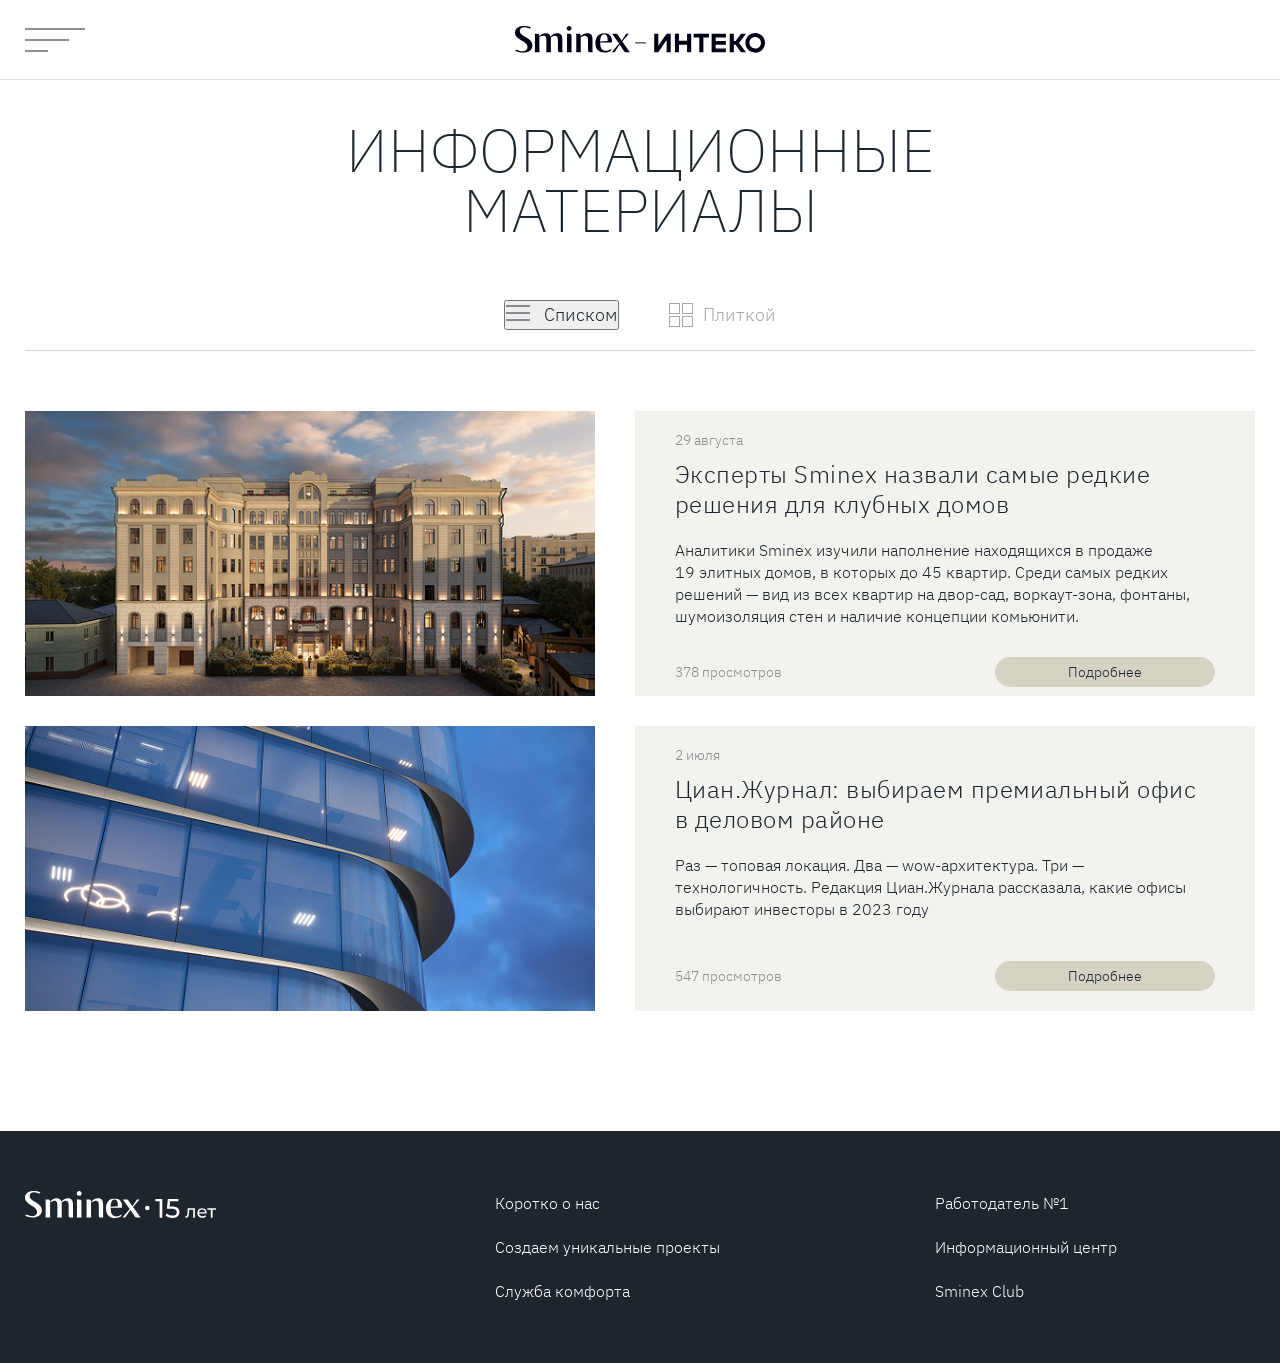
<file: block-04-03-exam/news.html>
<!DOCTYPE html>
<html lang="ru">

<head>
  <meta charset="UTF-8">
  <meta name="viewport" content="width=device-width, initial-scale=1.0">
  <meta http-equiv="X-UA-Compatible" content="ie=edge">
  <link rel="stylesheet" href="css/style.css">
  <title>Информационные материалы - Sminex - ИНТЕКО</title>
</head>

<body>
  <header class="header">
    <div class="container">
      <div class="header__content">
        <button class="header__menu">
          <span class="header__menu-line"></span>
        </button>
        <a class="header__logo-link" href="news.html">
          <img class="header__logo" src="images/icon-header-logo.svg" height="27" width="250"
            alt="Логотип компании Sminex - ИНТЕКО">
        </a>
      </div>
    </div>
  </header>
  <main>
    <div class="page-content">
      <div class="container">
        <h1 class="page-content__title">Информационные материалы</h1>
        <div class="page-content__switch">
          <button class="page-content__toggle--current">
            <svg class="page-content__icon" width="24" height="16" viewBox="0 0 24 16" fill="none"
              xmlns="http://www.w3.org/2000/svg">
              <path d="M24 15H-8.9407e-07" />
              <path d="M24 1H0" />
              <path d="M24 8H-8.9407e-07" />
            </svg>
            <span class="page-content__toggle-text">Списком</span>
          </button>
          <button class="page-content__toggle page-content__toggle">
            <svg class="page-content__icon" width="24" height="24" viewBox="0 0 24 24" fill="none"
              xmlns="http://www.w3.org/2000/svg">
              <rect x="0.5" y="0.5" width="10" height="10" />
              <rect x="0.5" y="13.5" width="10" height="10" />
              <rect x="13.5" y="0.5" width="10" height="10" />
              <rect x="13.5" y="13.5" width="10" height="10" />
            </svg>
            <span class="page-content__toggle-text">Плиткой</span>
          </button>
        </div>
        <ul class="news-list news-list--row">
          <li class="news-list__item">
            <div class="card card--list">
              <img class="card__img" src="images/img-1.png" height="300" width="600" alt="Клубный дом">
              <div class="card__content">
                <span class="card__date">29 августа</span>
                <h2 class="card__title">Эксперты Sminex назвали самые редкие решения для клубных домов</h2>
                <p class="card__descr">Аналитики Sminex изучили наполнение находящихся в&nbsp;продаже 19&nbsp;элитных
                  домов,
                  в&nbsp;которых до&nbsp;45&nbsp;квартир. Среди самых редких решений&nbsp;&mdash; вид из&nbsp;всех
                  квартир
                  на&nbsp;двор-сад, воркаут-зона, фонтаны, шумоизоляция стен и&nbsp;наличие концепции комьюнити.</p>
                <div class="card__inner">
                  <span class="card__views">378 просмотров</span>
                  <a class="card__link" href="#">Подробнее</a>
                </div>
              </div>
            </div>
          </li>
          <li class="news-list__item">
            <div class="card card--list">
              <img class="card__img" src="images/img-2.png" height="300" width="600" alt="Офис">
              <div class="card__content">
                <span class="card__date">2 июля</span>
                <h2 class="card__title">Циан.Журнал: выбираем премиальный офис в деловом районе</h2>
                <p class="card__descr">Раз&nbsp;&mdash; топовая локация. Два&nbsp;&mdash; wow-архитектура.
                  Три&nbsp;&mdash; технологичность. Редакция Циан.Журнала рассказала, какие офисы выбирают инвесторы
                  в&nbsp;2023 году</p>
                <div class="card__inner">
                  <span class="card__views">547 просмотров</span>
                  <a class="card__link" href="#">Подробнее</a>
                </div>
              </div>
            </div>
          </li>
        </ul>
      </div>
    </div>
  </main>
  <footer class="footer">
    <div class="container">
      <div class="footer__content">
        <a class="footer__logo-link" href="news.html">
          <img class="footer__logo" src="images/icon-footer-logo.svg" height="28" width="191"
            alt="Логотип компании Sminex">
        </a>
        <div class="footer__nav">
          <ul class="footer__nav-list">
            <li class="footer__nav-item">
              <a class="footer__nav-link" href="#">Коротко о нас</a>
            </li>
            <li class="footer__nav-item">
              <a class="footer__nav-link" href="#">Создаем уникальные проекты</a>
            </li>
            <li class="footer__nav-item">
              <a class="footer__nav-link" href="#">Служба комфорта</a>
            </li>
          </ul>
          <ul class="footer__nav-list">
            <li class="footer__nav-item">
              <a class="footer__nav-link" href="#">Работодатель №1</a>
            </li>
            <li class="footer__nav-item">
              <a class="footer__nav-link" href="#">Информационный центр</a>
            </li>
            <li class="footer__nav-item">
              <a class="footer__nav-link" href="#">Sminex Club</a>
            </li>
          </ul>
        </div>
      </div>
    </div>
  </footer>
</body>

</html>
</file>
<file: block-04-01-exam/css/style.css>
@import "global/fonts.css";
@import "global/reboot.css";
@import "global/container.css";
@import "blocks/header.css";
@import "blocks/page-content.css";
@import "blocks/info-banner.css";
@import "blocks/advantages.css";
@import "blocks/footer.css";
</file>
<file: block-04-01-flexible-component-layout/css/style.css>
/* Global */
@import "global/reboot.css";
@import "global/fonts.css";

/* Blocks */
@import "blocks/page-content.css";
@import "blocks/product-card.css";
@import "blocks/products.css";
</file>
<file: block-04-02-exam/css/style.css>
@import "global/fonts.css";
@import "global/reboot.css";
@import "global/container.css";
@import "blocks/header.css";
@import "blocks/page-content.css";
@import "blocks/work-team.css";
@import "blocks/person-card.css";
@import "blocks/footer.css";
</file>
<file: block-05-01-practice layout(Green passenger)/css/style.css>
/* Global */
/* ------------------------------------ */
@import "global/fonts.css";
@import "global/reboot.css";
@import "global/visually-hidden.css";

/* Blocks */
/* ------------------------------------ */
@import "blocks/header.css";
@import "blocks/main-nav.css";
</file>
<file: block-04-03-exam/css/style.css>
@import "global/fonts.css";
@import "global/reboot.css";
@import "global/container.css";
@import "blocks/header.css";
@import "blocks/page-content.css";
@import "blocks/news-list.css";
@import "blocks/card.css";
@import "blocks/footer.css";
</file>
